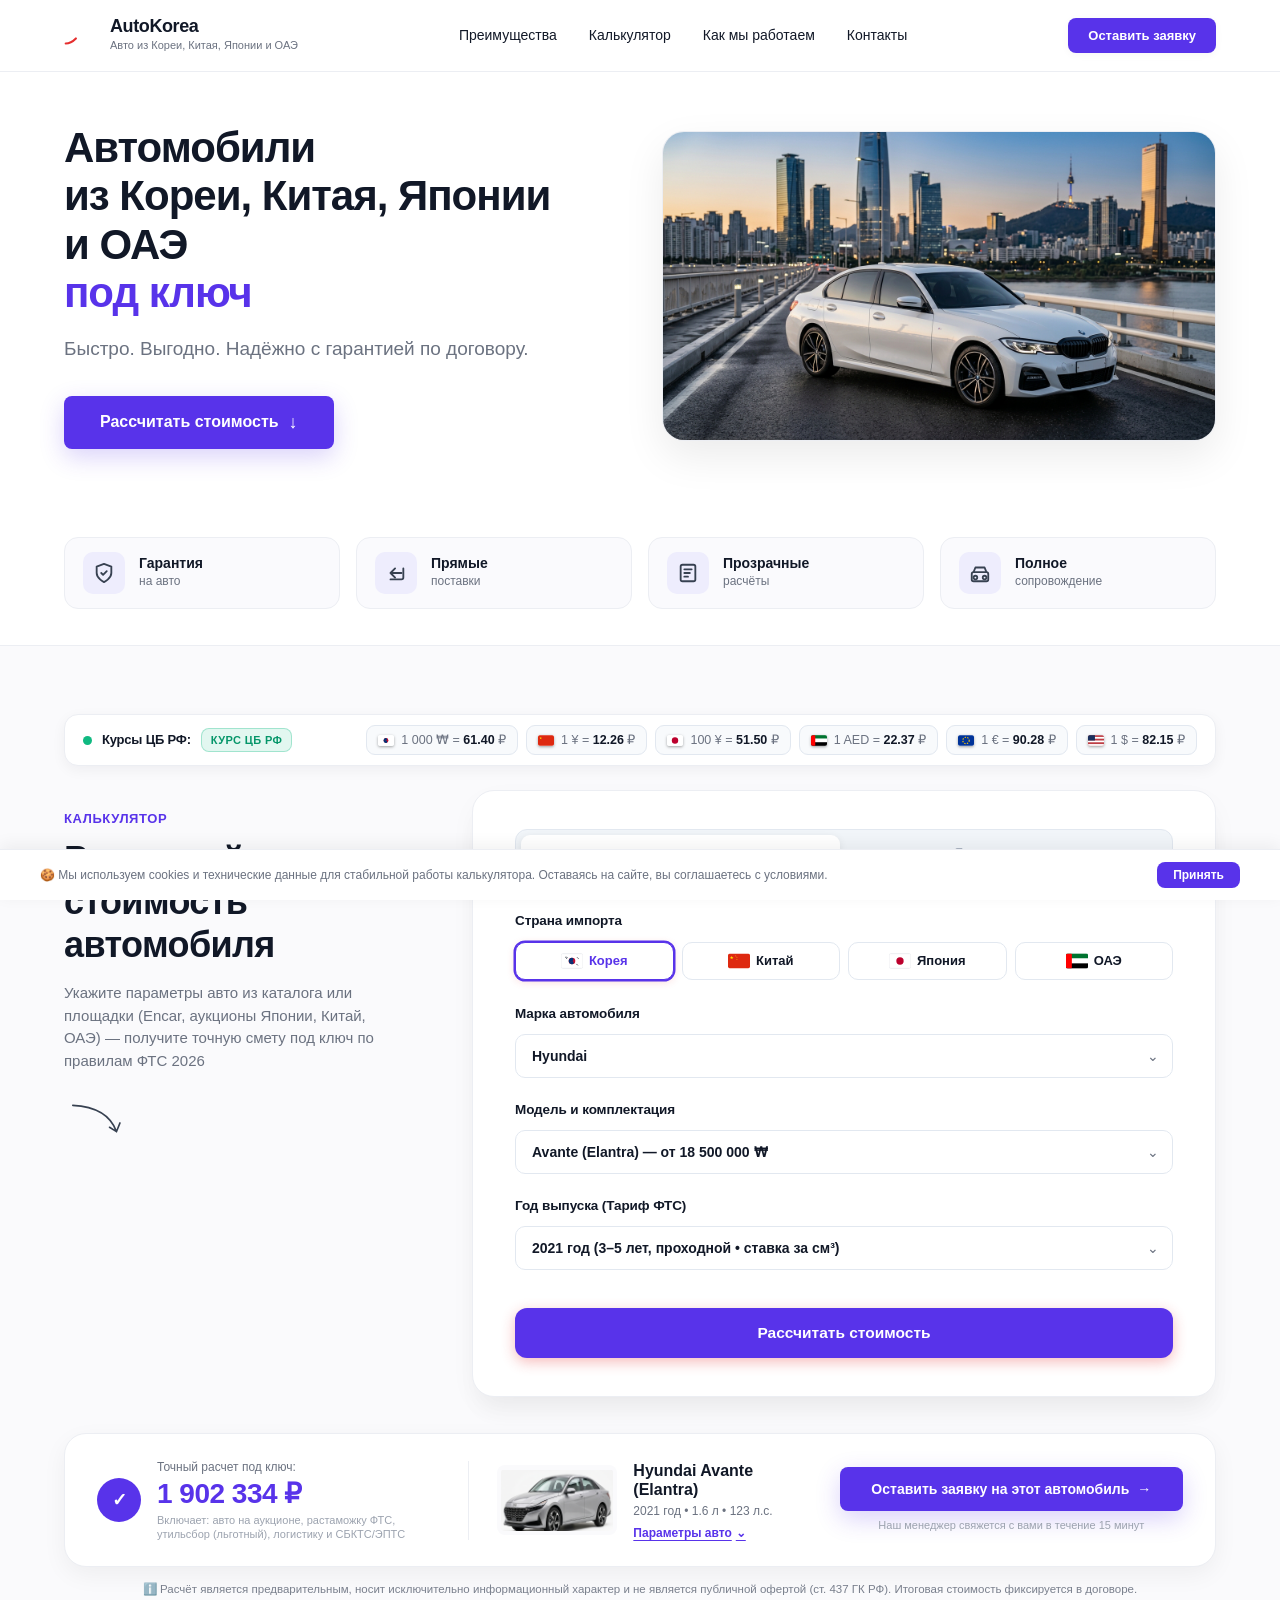
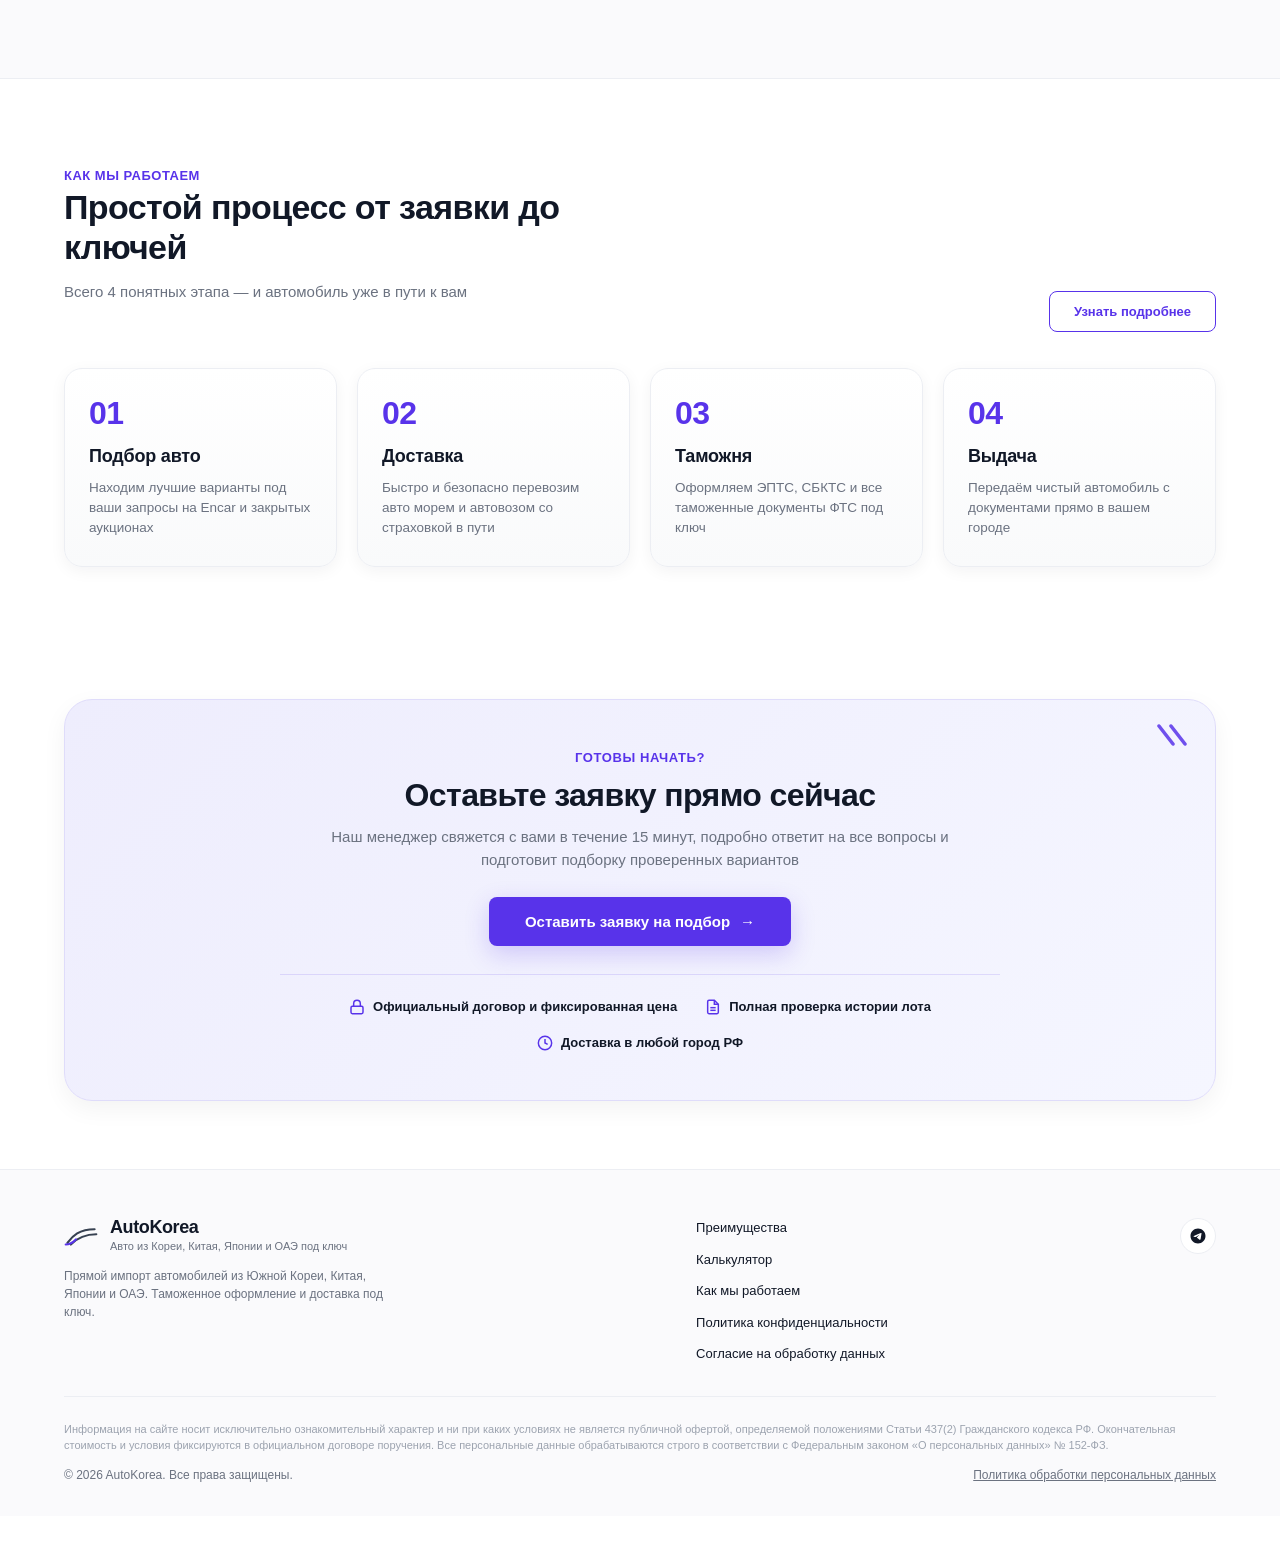
<file: index.html>
<!DOCTYPE html>
<html lang="ru">
<head>
  <meta charset="UTF-8">
  <meta name="viewport" content="width=device-width, initial-scale=1.0, maximum-scale=1.0, user-scalable=no">
  <title>AutoKorea — Автомобили из Кореи, Китая, Японии и ОАЭ под ключ с гарантией</title>
  <meta name="description" content="Честный пригон автомобилей из Южной Кореи, Китая, Японии и ОАЭ под ключ. Прозрачный калькулятор с растаможкой ФТС и утильсбором. Официальный договор по 152-ФЗ.">
  
  <!-- System Font Stack (152-FZ compliant, zero foreign CDN requests / no external trackers) -->
  <link rel="stylesheet" href="style.css">
</head>
<body>

  <!-- Top Navigation Header -->
  <header class="site-header">
    <div class="container header-inner">
      <!-- Logo -->
      <a href="#" class="brand-logo" aria-label="Главная">
        <svg class="logo-svg" width="34" height="26" viewBox="0 0 40 28" fill="none" xmlns="http://www.w3.org/2000/svg">
          <path d="M4 22C10 14 18 6 36 6M8 24C16 16 26 12 38 12" stroke="#FFFFFF" stroke-width="2.5" stroke-linecap="round"/>
          <path d="M2 24C6 24 10 22 14 18" stroke="#E52E2E" stroke-width="2.5" stroke-linecap="round"/>
        </svg>
        <div class="logo-text">
          <span class="logo-main brand-name-dynamic">AutoKorea</span>
          <span class="logo-sub">Авто из Кореи, Китая, Японии и ОАЭ</span>
        </div>
      </a>

      <!-- Desktop Navigation Links -->
      <nav class="nav-menu" aria-label="Навигация по сайту">
        <a href="#features" class="nav-link">Преимущества</a>
        <a href="#calculator" class="nav-link">Калькулятор</a>
        <a href="#process" class="nav-link">Как мы работаем</a>
        <a href="#faq" class="nav-link">Контакты</a>
      </nav>

      <!-- Header Contacts & CTA -->
      <div class="header-right">
        <div class="phone-block" id="headerPhoneBlock">
          <a href="tel:+78005553535" class="phone-number phone-dynamic-link">
            <svg class="phone-icon" width="14" height="14" viewBox="0 0 24 24" fill="currentColor"><path d="M6.62 10.79a15.05 15.05 0 006.59 6.59l2.2-2.2a1 1 0 011.02-.24 11.72 11.72 0 003.68.59 1 1 0 011 1v3.5a1 1 0 01-1 1A17 17 0 013 4a1 1 0 011-1h3.5a1 1 0 011 1 11.72 11.72 0 00.59 3.68 1 1 0 01-.24 1.02l-2.23 2.09z"/></svg>
            <span class="phone-text-dynamic">+7 (800) 555-35-35</span>
          </a>
          <span class="phone-schedule">Пн-Вс 9:00-21:00 (МСК)</span>
        </div>
        <a href="https://t.me/" target="_blank" rel="noopener" class="header-tg-pill tg-dynamic-link" id="headerTgPill" style="display: none;">
          <svg width="15" height="15" viewBox="0 0 24 24" fill="currentColor"><path d="M12 2C6.48 2 2 6.48 2 12s4.48 10 10 10 10-4.48 10-10S17.52 2 12 2zm4.64 6.8c-.15 1.58-.8 5.42-1.13 7.19-.14.75-.42 1-.68 1.03-.58.05-1.02-.38-1.58-.75-.88-.58-1.38-.94-2.23-1.5-.99-.65-.35-1.01.22-1.59.15-.15 2.71-2.48 2.76-2.69a.2.2 0 00-.05-.18c-.06-.05-.14-.03-.21-.02-.09.02-1.49.95-4.22 2.79-.4.27-.76.41-1.08.4-.36-.01-1.04-.2-1.55-.37-.63-.2-1.12-.31-1.08-.66.02-.18.27-.36.75-.55 2.92-1.27 4.86-2.11 5.83-2.52 2.78-1.16 3.35-1.36 3.73-1.36.08 0 .27.02.39.12.1.08.13.19.14.27-.01.06.01.24 0 .38z"/></svg>
          <span id="headerTgUsername">Telegram</span>
        </a>
        <button type="button" class="btn-purple-sm" id="headerCtaBtn">Оставить заявку</button>
      </div>
    </div>
  </header>

  <!-- Hero Section -->
  <section class="hero-section">
    <div class="container hero-container">
      <div class="hero-left">
        <h1 class="hero-title">
          Автомобили<br>
          из Кореи, Китая, Японии и&nbsp;ОАЭ<br>
          <span class="text-purple" id="heroBrandSuffix">под ключ</span>
        </h1>
        <p class="hero-subtitle">Быстро. Выгодно. Надёжно с гарантией по договору.</p>
        <button type="button" class="btn-purple-lg" id="scrollCalcBtn">
          <span>Рассчитать стоимость</span>
          <span class="arrow-down">↓</span>
        </button>
      </div>

      <div class="hero-right">
        <div class="hero-image-wrap">
          <img src="img/hero_car.jpg" alt="Белый премиальный BMW 3 Series на фоне панорамы Сеула" class="hero-car-img" loading="eager">
        </div>
      </div>
    </div>
  </section>

  <!-- Trust Features Bar -->
  <section class="trust-bar" id="features">
    <div class="container">
      <div class="trust-container">
        
        <div class="trust-item">
          <div class="trust-icon-box">
            <svg width="22" height="22" viewBox="0 0 24 24" fill="none" stroke="currentColor" stroke-width="2" stroke-linecap="round" stroke-linejoin="round">
              <path d="M12 22s8-4 8-10V5l-8-3-8 3v7c0 6 8 10 8 10z"/>
              <path d="M9 12l2 2 4-4"/>
            </svg>
          </div>
          <div class="trust-text">
            <strong>Гарантия</strong>
            <span>на авто</span>
          </div>
        </div>

        <div class="trust-item">
          <div class="trust-icon-box">
            <svg width="22" height="22" viewBox="0 0 24 24" fill="none" stroke="currentColor" stroke-width="2" stroke-linecap="round" stroke-linejoin="round">
              <path d="M11 17l-5-5m0 0l5-5m-5 5h12"/>
              <path d="M20 7v10a2 2 0 01-2 2H6"/>
            </svg>
          </div>
          <div class="trust-text">
            <strong>Прямые</strong>
            <span>поставки</span>
          </div>
        </div>

        <div class="trust-item">
          <div class="trust-icon-box">
            <svg width="22" height="22" viewBox="0 0 24 24" fill="none" stroke="currentColor" stroke-width="2" stroke-linecap="round" stroke-linejoin="round">
              <path d="M6 3h12a2 2 0 012 2v14a2 2 0 01-2 2H6a2 2 0 01-2-2V5a2 2 0 012-2z"/>
              <path d="M8 12h6m-6 4h4M8 8h8"/>
            </svg>
          </div>
          <div class="trust-text">
            <strong>Прозрачные</strong>
            <span>расчёты</span>
          </div>
        </div>

        <div class="trust-item">
          <div class="trust-icon-box">
            <svg width="22" height="22" viewBox="0 0 24 24" fill="none" stroke="currentColor" stroke-width="2" stroke-linecap="round" stroke-linejoin="round">
              <rect x="3" y="11" width="18" height="10" rx="2"/>
              <circle cx="7" cy="17" r="2"/>
              <circle cx="17" cy="17" r="2"/>
              <path d="M5 11l2-5h10l2 5"/>
            </svg>
          </div>
          <div class="trust-text">
            <strong>Полное</strong>
            <span>сопровождение</span>
          </div>
        </div>

      </div>
    </div>
  </section>

  <!-- Interactive Calculator Section -->
  <section class="calc-section" id="calculator">
    <div class="container">

      <!-- Live CBR Exchange Rates Ticker Bar -->
      <div class="cbr-rate-ticker" id="cbrRateTicker">
        <div class="cbr-ticker-left">
          <span class="cbr-pulse-dot"></span>
          <span class="cbr-ticker-title">Курсы ЦБ РФ:</span>
          <span class="cbr-ticker-badge" id="cbrStatusBadge">ЦБ РФ онлайн</span>
        </div>
        <div class="cbr-ticker-rates">
          <span class="cbr-chip">
            <svg class="ticker-flag" width="16" height="11" viewBox="0 0 30 20" aria-hidden="true"><rect width="30" height="20" rx="2" fill="#FFFFFF"/><circle cx="15" cy="10" r="4.5" fill="#C60C30"/><path d="M15 5.5C17.5 5.5 17.5 10 15 10C12.5 10 12.5 14.5 15 14.5C12.5 14.5 10.5 12.5 10.5 10C10.5 7.5 12.5 5.5 15 5.5Z" fill="#003478"/><circle cx="15" cy="12.25" r="2.25" fill="#003478"/></svg>
            <span>1 000 ₩ = <strong id="cbrKrw">61.43</strong> ₽</span>
          </span>
          <span class="cbr-chip">
            <svg class="ticker-flag" width="16" height="11" viewBox="0 0 30 20" aria-hidden="true"><rect width="30" height="20" rx="2" fill="#DE2910"/><polygon points="5,3 6.5,7.5 2.5,4.7 7.5,4.7 3.5,7.5" fill="#FFDE00"/></svg>
            <span>1 ¥ = <strong id="cbrCny">12.26</strong> ₽</span>
          </span>
          <span class="cbr-chip">
            <svg class="ticker-flag" width="16" height="11" viewBox="0 0 30 20" aria-hidden="true"><rect width="30" height="20" rx="2" fill="#FFFFFF"/><circle cx="15" cy="10" r="6" fill="#BC002D"/></svg>
            <span>100 ¥ = <strong id="cbrJpy">51.51</strong> ₽</span>
          </span>
          <span class="cbr-chip">
            <svg class="ticker-flag" width="16" height="11" viewBox="0 0 30 20" aria-hidden="true"><rect width="30" height="6.6" fill="#00732F"/><rect y="6.6" width="30" height="6.6" fill="#FFFFFF"/><rect y="13.2" width="30" height="6.8" fill="#000000"/><rect width="8" height="20" rx="1" fill="#FF0000"/></svg>
            <span>1 AED = <strong id="cbrAed">22.37</strong> ₽</span>
          </span>
          <span class="cbr-chip">
            <svg class="ticker-flag" width="16" height="11" viewBox="0 0 30 20" aria-hidden="true"><rect width="30" height="20" rx="2" fill="#003399"/><circle cx="15" cy="10" r="6" fill="none" stroke="#FFCC00" stroke-width="2" stroke-dasharray="2.5 2.5"/></svg>
            <span>1 € = <strong id="cbrEur">90.28</strong> ₽</span>
          </span>
          <span class="cbr-chip">
            <svg class="ticker-flag" width="16" height="11" viewBox="0 0 30 20" aria-hidden="true"><rect width="30" height="20" rx="2" fill="#BD3D44"/><rect y="3.3" width="30" height="3.3" fill="#FFFFFF"/><rect y="10" width="30" height="3.3" fill="#FFFFFF"/><rect y="16.7" width="30" height="3.3" fill="#FFFFFF"/><rect width="13" height="10" fill="#192F5D"/></svg>
            <span>1 $ = <strong id="cbrUsd">82.15</strong> ₽</span>
          </span>
        </div>
      </div>

      <div class="calc-layout-grid">
        
        <!-- Calculator Left Header -->
        <div class="calc-intro">
          <span class="calc-eyebrow">Калькулятор</span>
          <h2 class="calc-heading">
            Рассчитайте стоимость автомобиля
          </h2>
          <p class="calc-subtext">Укажите параметры авто из каталога или площадки (Encar, аукционы Японии, Китай, ОАЭ) — получите точную смету под ключ по правилам ФТС 2026</p>
          <div class="curved-arrow-box" aria-hidden="true">
            <svg width="70" height="45" viewBox="0 0 80 50" fill="none" stroke="currentColor" stroke-width="1.8" stroke-linecap="round">
              <path d="M10 10 Q 50 12 60 40 M52 35 L60 40 L64 30"/>
            </svg>
          </div>
        </div>

        <!-- Calculator Right Form & Visual -->
        <div class="calc-form-card">
          <form id="calcForm" class="calc-form-body">
            
            <!-- Mode Switcher: Catalog vs Free Custom Calculator -->
            <div class="calc-mode-nav">
              <button type="button" class="calc-mode-tab active" id="tabModeCatalog">
                <svg width="15" height="15" viewBox="0 0 24 24" fill="none" stroke="currentColor" stroke-width="2.2"><rect x="3" y="3" width="7" height="7"/><rect x="14" y="3" width="7" height="7"/><rect x="14" y="14" width="7" height="7"/><rect x="3" y="14" width="7" height="7"/></svg>
                <span>Каталог авто</span>
              </button>
              <button type="button" class="calc-mode-tab" id="tabModeEncar">
                <svg width="15" height="15" viewBox="0 0 24 24" fill="none" stroke="currentColor" stroke-width="2.2"><path d="M14 2H6a2 2 0 0 0-2 2v16a2 2 0 0 0 2 2h12a2 2 0 0 0 2-2V8z"/><polyline points="14 2 14 8 20 8"/><line x1="16" y1="13" x2="8" y2="13"/><line x1="16" y1="17" x2="8" y2="17"/></svg>
                <span>Свой расчёт</span>
              </button>
            </div>

            <!-- Country Selection Group -->
            <div class="calc-field-group">
              <label class="calc-field-label">Страна импорта</label>
              <div class="country-toggles">
                <button type="button" class="country-toggle-btn active" data-country="korea" id="btnCountryKorea">
                  <!-- Korea Flag SVG -->
                  <svg class="flag-svg" width="22" height="16" viewBox="0 0 30 20" fill="none" xmlns="http://www.w3.org/2000/svg">
                    <rect width="30" height="20" rx="2" fill="#FFFFFF" stroke="#E5E7EB"/>
                    <circle cx="15" cy="10" r="4.5" fill="#C60C30"/>
                    <path d="M15 5.5C17.5 5.5 17.5 10 15 10C12.5 10 12.5 14.5 15 14.5C12.5 14.5 10.5 12.5 10.5 10C10.5 7.5 12.5 5.5 15 5.5Z" fill="#003478"/>
                    <circle cx="15" cy="12.25" r="2.25" fill="#003478"/>
                    <line x1="6" y1="5" x2="8" y2="7" stroke="#111827" stroke-width="1"/>
                    <line x1="7" y1="4" x2="9" y2="6" stroke="#111827" stroke-width="1"/>
                    <line x1="22" y1="5" x2="24" y2="7" stroke="#111827" stroke-width="1"/>
                    <line x1="21" y1="14" x2="23" y2="16" stroke="#111827" stroke-width="1"/>
                  </svg>
                  <span>Корея</span>
                </button>

                <button type="button" class="country-toggle-btn" data-country="china" id="btnCountryChina">
                  <!-- China Flag SVG -->
                  <svg class="flag-svg" width="22" height="16" viewBox="0 0 30 20" fill="none" xmlns="http://www.w3.org/2000/svg">
                    <rect width="30" height="20" rx="2" fill="#DE2910"/>
                    <polygon points="5,3 6.5,7.5 2.5,4.7 7.5,4.7 3.5,7.5" fill="#FFDE00"/>
                    <polygon points="10,2 10.8,3.5 9.5,2.7 11.2,2.7 9.8,3.7" fill="#FFDE00"/>
                    <polygon points="12,4 12.8,5.5 11.5,4.7 13.2,4.7 11.8,5.7" fill="#FFDE00"/>
                    <polygon points="12,7 12.8,8.5 11.5,7.7 13.2,7.7 11.8,8.7" fill="#FFDE00"/>
                  </svg>
                  <span>Китай</span>
                </button>

                <button type="button" class="country-toggle-btn" data-country="japan" id="btnCountryJapan">
                  <!-- Japan Flag SVG -->
                  <svg class="flag-svg" width="22" height="16" viewBox="0 0 30 20" fill="none" xmlns="http://www.w3.org/2000/svg">
                    <rect width="30" height="20" rx="2" fill="#FFFFFF" stroke="#E5E7EB"/>
                    <circle cx="15" cy="10" r="5" fill="#BC002D"/>
                  </svg>
                  <span>Япония</span>
                </button>

                <button type="button" class="country-toggle-btn" data-country="uae" id="btnCountryUae">
                  <!-- UAE Flag SVG -->
                  <svg class="flag-svg" width="22" height="16" viewBox="0 0 30 20" fill="none" xmlns="http://www.w3.org/2000/svg">
                    <rect width="30" height="6.6" fill="#00732F"/>
                    <rect y="6.6" width="30" height="6.6" fill="#FFFFFF"/>
                    <rect y="13.2" width="30" height="6.8" fill="#000000"/>
                    <rect width="8" height="20" rx="1" fill="#FF0000"/>
                  </svg>
                  <span>ОАЭ</span>
                </button>
              </div>
            </div>

            <!-- Mode 1: Catalog Dropdowns -->
            <div id="catalogFieldsWrap" class="calc-fields-stack">
              <div class="calc-field-group">
                <label for="selectBrand" class="calc-field-label">Марка автомобиля</label>
                <div class="select-wrapper">
                  <select id="selectBrand" class="custom-select"></select>
                  <span class="select-arrow">⌄</span>
                </div>
              </div>

              <div class="calc-field-group">
                <label for="selectModel" class="calc-field-label">Модель и комплектация</label>
                <div class="select-wrapper">
                  <select id="selectModel" class="custom-select"></select>
                  <span class="select-arrow">⌄</span>
                </div>
              </div>

              <div class="calc-field-group">
                <label for="selectYear" class="calc-field-label">Год выпуска (Тариф ФТС)</label>
                <div class="select-wrapper">
                  <select id="selectYear" class="custom-select">
                    <option value="2021" selected>2021 год (3–5 лет, проходной • ставка за см³)</option>
                    <option value="2022">2022 год (3–5 лет, проходной • ставка за см³)</option>
                    <option value="2023">2023 год (3–5 лет, проходной • ставка за см³)</option>
                    <option value="2024">2024 год (до 3 лет, свежий • 48% пошлина)</option>
                    <option value="2025">2025 год (новый • 48% пошлина)</option>
                    <option value="2020">2020 год (старше 5 лет, повышенная ставка)</option>
                    <option value="2019">2019 год (старше 5 лет, повышенная ставка)</option>
                  </select>
                  <span class="select-arrow">⌄</span>
                </div>
              </div>
            </div>

            <!-- Mode 2: Free Encar / Custom Lot Input -->
            <div id="encarFieldsWrap" class="calc-fields-stack" style="display: none;">
              <!-- Price input in WON / YUAN -->
              <div class="calc-field-group">
                <div class="calc-field-header">
                  <label for="encarPriceInput" class="calc-field-label" id="lblEncarPrice">Цена на Encar</label>
                  <span class="calc-field-hint" id="encarCurrencyHint">в вонах (₩)</span>
                </div>
                <div class="input-with-currency">
                  <input type="number" id="encarPriceInput" class="custom-input" placeholder="24500000" value="24500000" step="500000">
                  <span class="currency-tag" id="encarCurrencyTag">₩ (воны)</span>
                </div>
                <div class="quick-chips-row">
                  <button type="button" class="quick-chip-btn" data-price="18500000">18.5 млн ₩</button>
                  <button type="button" class="quick-chip-btn" data-price="24500000">24.5 млн ₩</button>
                  <button type="button" class="quick-chip-btn" data-price="32000000">32 млн ₩</button>
                  <button type="button" class="quick-chip-btn" data-price="54000000">54 млн ₩</button>
                </div>
              </div>

              <!-- Engine Volume in CC -->
              <div class="calc-field-group">
                <div class="calc-field-header">
                  <label for="encarEngineCcInput" class="calc-field-label">Объем двигателя</label>
                  <span class="calc-field-hint">в см³ (по сетке ФТС)</span>
                </div>
                <div class="input-with-currency">
                  <input type="number" id="encarEngineCcInput" class="custom-input" placeholder="1999" value="1999" step="100">
                  <span class="currency-tag">см³</span>
                </div>
                <div class="quick-chips-row">
                  <button type="button" class="quick-chip-btn" data-cc="1598">1.6 л</button>
                  <button type="button" class="quick-chip-btn" data-cc="1999">2.0 л</button>
                  <button type="button" class="quick-chip-btn" data-cc="2151">2.2 л Дизель</button>
                  <button type="button" class="quick-chip-btn" data-cc="2497">2.5 л Turbo</button>
                  <button type="button" class="quick-chip-btn" data-cc="2993">3.0 л</button>
                  <button type="button" class="quick-chip-btn" data-cc="0">⚡ EV (0 см³)</button>
                </div>
              </div>

              <!-- Engine Power in Horsepower (for EV / Hybrid / Excise) -->
              <div class="calc-field-group" id="fieldGroupHp">
                <div class="calc-field-header">
                  <label for="encarHpInput" class="calc-field-label">Мощность двигателя (л.с.)</label>
                  <span class="calc-field-hint" id="hpFieldHint">влияет на утильсбор (>160 л.с.) и акциз</span>
                </div>
                <div class="input-with-currency">
                  <input type="number" id="encarHpInput" class="custom-input" placeholder="272" value="272" step="10" min="50" max="1500">
                  <span class="currency-tag">л.с.</span>
                </div>
                <div class="quick-chips-row">
                  <button type="button" class="quick-chip-btn" data-hp="150">150 л.с.</button>
                  <button type="button" class="quick-chip-btn" data-hp="200">200 л.с.</button>
                  <button type="button" class="quick-chip-btn" data-hp="272">272 л.с. (Zeekr)</button>
                  <button type="button" class="quick-chip-btn" data-hp="449">449 л.с. (Li Auto)</button>
                  <button type="button" class="quick-chip-btn" data-hp="544">544 л.с. (Zeekr 4WD)</button>
                </div>
              </div>

              <!-- Age Category -->
              <div class="calc-field-group">
                <label for="encarAgeSelect" class="calc-field-label">Возраст авто (Тариф растаможки)</label>
                <div class="select-wrapper">
                  <select id="encarAgeSelect" class="custom-select">
                    <option value="3_to_5" selected>3–5 лет (2021–2023) — Проходной (по объему в €/см³)</option>
                    <option value="under_3">до 3 лет (2024–2026) — Свежий (48% от стоимости)</option>
                    <option value="over_5">старше 5 лет (до 2021) — Непроходной (повышенная ставка)</option>
                  </select>
                  <span class="select-arrow">⌄</span>
                </div>
              </div>

              <!-- Import Type: Personal vs Commercial -->
              <div class="calc-field-group">
                <div class="calc-field-header">
                  <label class="calc-field-label">Цель ввоза (Ставка утильсбора)</label>
                  <span class="calc-field-hint" id="importTypeHint">льгота 3 400 – 5 200 ₽</span>
                </div>
                <div class="import-type-toggles">
                  <button type="button" class="import-type-btn active" id="btnImportPersonal" data-import="personal">
                    <span class="type-title">Для личного пользования</span>
                    <span class="type-sub">Льготный утиль (без продажи 12 мес., до 3.0 л и 160 л.с.)</span>
                  </button>
                  <button type="button" class="import-type-btn" id="btnImportCommercial" data-import="commercial">
                    <span class="type-title">Коммерческий / Юрлицо</span>
                    <span class="type-sub">Полная сетка коэффициентов (для перепродажи)</span>
                  </button>
                </div>
              </div>

              <!-- Optional Lot Title or Encar Link -->
              <div class="calc-field-group">
                <label for="encarLotInput" class="calc-field-label">Ссылка на лот или модель <span class="label-optional">(необязательно)</span></label>
                <input type="text" id="encarLotInput" class="custom-input" placeholder="Например: Kia Carnival Signature, Geely Monjaro, Toyota Camry">
              </div>
            </div>

            <!-- Submit Calculate Button -->
            <button type="button" class="btn-calc-submit" id="calculateBtn">
              Рассчитать стоимость
            </button>
          </form>
        </div>
      </div>

      <!-- Result Card (Horizontal Banner below calc) -->
      <div class="result-banner" id="resultBanner">
        <div class="result-left">
          <div class="purple-check-icon">✓</div>
          <div class="result-price-block">
            <span class="result-caption" id="resPriceCaption">Примерный расчёт:</span>
            <div class="result-sum" id="resPrice">2 850 000 ₽</div>
            <span class="result-sub" id="resPriceSub">Итоговая стоимость под ключ (с доставкой, растаможкой и услугами)</span>
          </div>
        </div>

        <div class="result-center">
          <img src="img/car_avante.png" alt="Hyundai Avante" class="result-car-thumb" id="resThumb">
          <div class="result-car-placeholder" id="resSilhouette" style="display: none;" aria-hidden="true"></div>
          <div class="result-car-info">
            <h4 class="result-car-title" id="resTitle">Hyundai Avante</h4>
            <p class="result-car-specs" id="resSpecs">2021 год • 1.6 л • 123 л.с.</p>
            <button type="button" class="btn-toggle-details" id="toggleDetailsBtn">
              <span>Параметры авто</span>
              <span class="arrow-small">⌄</span>
            </button>
          </div>
        </div>

        <div class="result-right">
          <button type="button" class="btn-result-cta" id="orderCarBtn">
            <span id="orderBtnText">Оставить заявку на этот автомобиль</span>
            <span class="cta-arrow-right">→</span>
          </button>
          <span class="result-cta-note">Наш менеджер свяжется с вами в течение 15 минут</span>
        </div>
      </div>



      <!-- Collapsible Detailed Breakdown Table -->
      <div class="breakdown-drawer" id="breakdownDrawer" style="display: none;">
        <div class="drawer-inner">
          <h5 class="drawer-title">Детализация расчета под ключ (по тарифам ФТС РФ 2026):</h5>
          <div class="drawer-rows">
            <div class="drawer-row">
              <span>Стоимость автомобиля на аукционе:</span>
              <strong id="detailCarCost">1 750 000 ₽ <span class="sub-cost-tag" id="detailForeignPrice">(24 500 000 ₩)</span></strong>
            </div>
            <div class="drawer-row">
              <span>Расходы в стране отправления и доставка до порта РФ:</span>
              <strong id="detailFreight">209 670 ₽</strong>
            </div>
            <div class="drawer-row" id="detailCityDeliveryRow" style="display: none;">
              <span id="detailCityDeliveryLabel">Логистика до Краснодара (автовоз, ориент. 230–260 тыс. ₽):</span>
              <strong id="detailCityDelivery">250 000 ₽</strong>
            </div>
            <div class="drawer-row">
              <span>Таможенная пошлина ФТС РФ (<span id="detailDutyTag">3–5 лет, проходной • по объему</span>):</span>
              <strong id="detailDuty">564 000 ₽ <span class="sub-cost-tag" id="detailDutyFormula"></span></strong>
            </div>
            <div class="drawer-row">
              <span>Таможенный сбор за оформление (ФТС):</span>
              <strong id="detailCustomsFee">8 530 ₽</strong>
            </div>
            <div class="drawer-row">
              <span>Утилизационный сбор РФ (для личного пользования физлиц):</span>
              <strong id="detailUtil">5 200 ₽</strong>
            </div>
            <div class="drawer-row">
              <span>СБКТС, ЭПТС, услуги таможенного брокера и лаборатория:</span>
              <strong id="detailPaperwork">95 000 ₽</strong>
            </div>
            <div class="drawer-row">
              <span>Комиссия компании (подбор, сопровождение, безопасная сделка):</span>
              <strong id="detailCommission">120 000 ₽</strong>
            </div>
          </div>
          <div class="drawer-formula-note" id="drawerFormulaNote">
            💡 <em>Справка по расчёту:</em> пошлина для проходных авто 3–5 лет рассчитывается строго в евро за 1 см³ объема двигателя (Решение ЕЭК № 107), а не 48% (48% применяется для авто до 3 лет). Курсы валют подтягиваются с ЦБ РФ в реальном времени.
          </div>
        </div>
      </div>

      <!-- Legal Disclaimer (Civil Code of RF Art. 437) -->
      <div class="result-legal-disclaimer" id="resultLegalDisclaimer">
        ℹ️ Расчёт является предварительным, носит исключительно информационный характер и не является публичной офертой (ст. 437 ГК РФ). Итоговая стоимость фиксируется в договоре.
      </div>

    </div>
  </section>

  <!-- Process Section: "Как мы работаем" -->
  <section class="process-section" id="process">
    <div class="container process-container">
      <div class="process-header-row">
        <div class="process-title-block">
          <span class="section-tag">Как мы работаем</span>
          <h2 class="section-heading">Простой процесс от заявки до ключей</h2>
          <p class="section-p">Всего 4 понятных этапа — и автомобиль уже в пути к вам</p>
        </div>
        <button type="button" class="btn-outline" id="learnMoreBtn">Узнать подробнее</button>
      </div>

      <div class="process-steps-track">
        <!-- Step 1: Подбор авто -->
        <div class="step-card step-col">
          <div class="step-num">01</div>
          <h4 class="step-card-title">Подбор авто</h4>
          <p class="step-card-desc">Находим лучшие варианты под ваши запросы на Encar и закрытых аукционах</p>
        </div>

        <!-- Step 2: Доставка -->
        <div class="step-card step-col">
          <div class="step-num">02</div>
          <h4 class="step-card-title">Доставка</h4>
          <p class="step-card-desc">Быстро и безопасно перевозим авто морем и автовозом со страховкой в пути</p>
        </div>

        <!-- Step 3: Таможня -->
        <div class="step-card step-col">
          <div class="step-num">03</div>
          <h4 class="step-card-title">Таможня</h4>
          <p class="step-card-desc">Оформляем ЭПТС, СБКТС и все таможенные документы ФТС под ключ</p>
        </div>

        <!-- Step 4: Выдача -->
        <div class="step-card step-col">
          <div class="step-num">04</div>
          <h4 class="step-card-title">Выдача</h4>
          <p class="step-card-desc">Передаём чистый автомобиль с документами прямо в вашем городе</p>
        </div>
      </div>
    </div>
  </section>

  <!-- Solid Unified Bottom CTA Banner (No blurry crops, clean luxury aesthetic) -->
  <section class="bottom-banner-section">
    <div class="container">
      <div class="solid-banner-card">
        <div class="solid-banner-accents" aria-hidden="true">
          <svg width="44" height="26" viewBox="0 0 44 26" fill="none">
            <path d="M16 4L30 22M28 4L42 22" stroke="var(--color-primary, #E52E2E)" stroke-width="3.5" stroke-linecap="round"/>
          </svg>
        </div>

        <div class="solid-banner-content">
          <span class="solid-banner-kicker">Готовы начать?</span>
          <h2 class="solid-banner-title">Оставьте заявку прямо сейчас</h2>
          <p class="solid-banner-sub">
            Наш менеджер свяжется с вами в течение 15 минут, подробно ответит на все вопросы и подготовит подборку проверенных вариантов
          </p>

          <div class="solid-banner-actions">
            <button type="button" class="btn-banner-cta" id="bannerCtaBtn">
              <span>Оставить заявку на подбор</span>
              <span class="arrow-right">→</span>
            </button>
          </div>

          <div class="solid-banner-trust-tags">
            <div class="banner-trust-tag">
              <svg width="16" height="16" viewBox="0 0 24 24" fill="none" stroke="var(--color-primary, #E52E2E)" stroke-width="2.2"><rect x="3" y="11" width="18" height="11" rx="2" ry="2"/><path d="M7 11V7a5 5 0 0 1 10 0v4"/></svg>
              <span>Официальный договор и фиксированная цена</span>
            </div>
            <div class="banner-trust-tag">
              <svg width="16" height="16" viewBox="0 0 24 24" fill="none" stroke="var(--color-primary, #E52E2E)" stroke-width="2.2"><path d="M14 2H6a2 2 0 0 0-2 2v16a2 2 0 0 0 2 2h12a2 2 0 0 0 2-2V8z"/><polyline points="14 2 14 8 20 8"/><line x1="16" y1="13" x2="8" y2="13"/><line x1="16" y1="17" x2="8" y2="17"/></svg>
              <span>Полная проверка истории лота</span>
            </div>
            <div class="banner-trust-tag">
              <svg width="16" height="16" viewBox="0 0 24 24" fill="none" stroke="var(--color-primary, #E52E2E)" stroke-width="2.2"><circle cx="12" cy="12" r="10"/><polyline points="12 6 12 12 16 14"/></svg>
              <span>Доставка в любой город РФ</span>
            </div>
          </div>
        </div>
      </div>
    </div>
  </section>

  <!-- Site Footer with 152-FZ Legal Compliance -->
  <footer class="main-footer" id="faq">
    <div class="container footer-container">
      <div class="footer-top-row">
        <!-- Logo -->
        <div class="footer-brand">
          <div class="brand-logo">
            <svg class="logo-svg" width="34" height="26" viewBox="0 0 40 28" fill="none">
              <path d="M4 22C10 14 18 6 36 6M8 24C16 16 26 12 38 12" stroke="currentColor" stroke-width="2.5" stroke-linecap="round"/>
              <path d="M2 24C6 24 10 22 14 18" stroke="var(--color-primary, #E52E2E)" stroke-width="2.5" stroke-linecap="round"/>
            </svg>
            <div class="logo-text">
              <span class="logo-main brand-name-dynamic">AutoKorea</span>
              <span class="logo-sub">Авто из Кореи, Китая, Японии и ОАЭ под ключ</span>
            </div>
          </div>
          <p class="footer-brand-desc">Прямой импорт автомобилей из Южной Кореи, Китая, Японии и ОАЭ. Таможенное оформление и доставка под ключ.</p>
        </div>

        <!-- Nav -->
        <div class="footer-nav">
          <a href="#features">Преимущества</a>
          <a href="#calculator">Калькулятор</a>
          <a href="#process">Как мы работаем</a>
          <a href="./privacy.html" id="openPrivacyFooterLink">Политика конфиденциальности</a>
          <a href="./consent.html" id="openConsentFooterLink">Согласие на обработку данных</a>
        </div>

        <!-- Contacts -->
        <div class="footer-contacts">
          <div class="footer-phone-wrap" id="footerPhoneWrap">
            <a href="tel:+78005553535" class="footer-phone phone-dynamic-link"><span class="phone-text-dynamic">+7 (800) 555-35-35</span></a>
            <span class="footer-schedule">Ежедневно 9:00 - 21:00 МСК</span>
          </div>
          <div class="footer-socials">
            <a href="https://t.me/" target="_blank" rel="noopener" class="social-btn tg-dynamic-link" id="footerTgBtn" title="Telegram">
              <svg width="18" height="18" viewBox="0 0 24 24" fill="currentColor"><path d="M12 2C6.48 2 2 6.48 2 12s4.48 10 10 10 10-4.48 10-10S17.52 2 12 2zm4.64 6.8c-.15 1.58-.8 5.42-1.13 7.19-.14.75-.42 1-.68 1.03-.58.05-1.02-.38-1.58-.75-.88-.58-1.38-.94-2.23-1.5-.99-.65-.35-1.01.22-1.59.15-.15 2.71-2.48 2.76-2.69a.2.2 0 00-.05-.18c-.06-.05-.14-.03-.21-.02-.09.02-1.49.95-4.22 2.79-.4.27-.76.41-1.08.4-.36-.01-1.04-.2-1.55-.37-.63-.2-1.12-.31-1.08-.66.02-.18.27-.36.75-.55 2.92-1.27 4.86-2.11 5.83-2.52 2.78-1.16 3.35-1.36 3.73-1.36.08 0 .27.02.39.12.1.08.13.19.14.27-.01.06.01.24 0 .38z"/></svg>
            </a>
            <a href="https://wa.me/" target="_blank" rel="noopener" class="social-btn phone-dynamic-link" id="footerWaBtn" title="WhatsApp">
              <svg width="18" height="18" viewBox="0 0 24 24" fill="currentColor"><path d="M12.04 2c-5.46 0-9.91 4.45-9.91 9.91 0 1.75.46 3.45 1.32 4.95L2.05 22l5.25-1.38c1.45.79 3.08 1.21 4.74 1.21 5.46 0 9.91-4.45 9.91-9.91 0-2.65-1.03-5.14-2.9-7.01A9.816 9.816 0 0012.04 2m.01 1.67c2.2 0 4.26.86 5.82 2.41a8.17 8.17 0 012.41 5.83c0 4.54-3.7 8.24-8.24 8.24-1.48 0-2.93-.4-4.2-1.15l-.3-.18-3.12.82.83-3.04-.2-.31a8.19 8.19 0 01-1.26-4.38c0-4.54 3.7-8.24 8.24-8.24m4.52 11.66c-.25-.12-1.47-.72-1.7-.81-.23-.08-.39-.12-.56.12-.17.25-.64.81-.79.97-.14.17-.29.19-.54.06-.25-.12-1.05-.39-2-1.23-.74-.66-1.23-1.47-1.38-1.72-.14-.25-.02-.38.11-.51.11-.11.25-.29.37-.43.12-.15.17-.25.25-.42.08-.17.04-.31-.02-.44-.06-.12-.56-1.34-.76-1.84-.2-.49-.4-.42-.56-.43h-.47c-.17 0-.44.06-.67.31-.23.25-.88.86-.88 2.1 0 1.24.9 2.44 1.03 2.61.12.17 1.77 2.7 4.29 3.79.6.26 1.07.41 1.44.53.6.19 1.15.16 1.58.1.48-.07 1.47-.6 1.68-1.18.21-.58.21-1.07.15-1.18-.06-.11-.23-.17-.48-.3z"/></svg>
            </a>
          </div>
        </div>
      </div>

      <!-- Compliance Bottom Note (152-FZ & Civil Code 437) -->
      <div class="footer-legal-row">
        <p class="footer-disclaimer">
          Информация на сайте носит исключительно ознакомительный характер и ни при каких условиях не является публичной офертой, определяемой положениями Статьи 437(2) Гражданского кодекса РФ. Окончательная стоимость и условия фиксируются в официальном договоре поручения. Все персональные данные обрабатываются строго в соответствии с Федеральным законом «О персональных данных» № 152-ФЗ.
        </p>
        <div class="footer-copy-wrap">
          <span>© 2026 <span class="brand-name-dynamic">AutoKorea</span>. Все права защищены.</span>
          <a href="./privacy.html" id="openPrivacyBottomLink" class="legal-link">Политика обработки персональных данных</a>
        </div>
      </div>
    </div>
  </footer>

  <!-- Lead Capture Modal (152-FZ Compliant) -->
  <div class="modal-overlay" id="leadModal" style="display: none;" role="dialog" aria-modal="true" aria-labelledby="modalTitle">
    <div class="modal-card">
      <button type="button" class="modal-close" id="modalCloseBtn" aria-label="Закрыть модальное окно">&times;</button>
      
      <!-- Lead Form View -->
      <div id="modalFormView">
        <span class="modal-tag">ЗАЯВКА НА ПОДБОР И РАСЧЕТ</span>
        <h3 class="modal-title" id="modalTitle">Получить точный расчет под ключ</h3>
        <p class="modal-subtitle">Менеджер <span class="brand-name-dynamic">AutoKorea</span> проверит наличие актуальных лотов <span id="modalPlatformHint">на площадке Encar в Корее</span>, актуальные ставки таможни ФТС и свяжется с вами.</p>

        <div class="modal-summary-box" id="modalSummaryBox">
          🇰🇷 Hyundai Avante 2021 • 2 850 000 ₽ под ключ
        </div>

        <form id="leadForm" class="modal-form" novalidate>
          <!-- Anti-Spam Honeypot (hidden from real users, traps bots) -->
          <div class="hp-wrap" style="position: absolute; left: -9999px; opacity: 0; pointer-events: none;" aria-hidden="true">
            <label for="userWebsiteHp">Веб-сайт</label>
            <input type="text" id="userWebsiteHp" name="user_website_hp" tabindex="-1" autocomplete="off">
          </div>

          <div class="form-group">
            <label for="userName" class="field-label">Ваше имя</label>
            <input type="text" id="userName" class="form-input" placeholder="Например, Александр" maxlength="50" required>
          </div>

          <div class="form-group">
            <label for="userPhone" class="field-label">Номер телефона</label>
            <input type="tel" id="userPhone" class="form-input" placeholder="+7 (___) ___-__-__" maxlength="18" required>
          </div>

          <div class="form-group">
            <label for="userTg" class="field-label">Telegram или пожелания к авто (бюджет, цвет)</label>
            <input type="text" id="userTg" class="form-input" placeholder="@username или желаемый бюджет" maxlength="80">
          </div>

          <!-- 152-FZ Legal Consent (Unchecked by default to prevent RKN fines) -->
          <div class="consent-group">
            <label class="consent-label">
              <input type="checkbox" id="consentCheck" required>
              <span>Я даю <a href="./consent.html" id="openConsentFromModal" target="_blank">согласие на обработку персональных данных</a> в соответствии с <a href="./privacy.html" id="openPrivacyFromModal" target="_blank">Политикой конфиденциальности</a> (152-ФЗ РФ)</span>
            </label>
          </div>

          <div class="modal-error-msg" id="modalError" style="display: none;"></div>

          <button type="submit" class="btn-modal-submit" id="modalSubmitBtn" disabled>
            <span>Отправить заявку менеджеру</span>
            <span class="btn-arrow">→</span>
          </button>
        </form>
      </div>

      <!-- Success Screen (Adaptive for Live CRM & GitHub Pages Demo) -->
      <div id="modalSuccessView" style="display: none;" class="modal-success">
        <div class="success-icon-box" id="successIcon">✓</div>
        <h3 class="success-title" id="successTitle">Заявка успешно принята!</h3>
        <p class="success-p" id="successDesc">Менеджер уже готовит подборку лотов с аукционов. Мы свяжемся с вами в течение 15 минут по телефону или в Telegram.</p>
        
        <!-- Demo Smeta Preview Container -->
        <div class="modal-smeta-preview" id="modalSmetaPreview" style="display: none;"></div>

        <button type="button" class="btn-purple-sm" id="successCloseBtn">Отлично, закрыть</button>
      </div>
    </div>
  </div>

  <!-- Consent Modal (152-FZ Personal Data Processing Consent) -->
  <div class="modal-overlay" id="consentModal" style="display: none;" role="dialog" aria-modal="true">
    <div class="modal-card modal-card-privacy">
      <button type="button" class="modal-close" id="consentCloseBtn" aria-label="Закрыть">&times;</button>
      <div class="privacy-content">
        <h3 class="privacy-title">Согласие на обработку персональных данных (152-ФЗ РФ)</h3>
        <div class="privacy-text-scroll">
          <p>В соответствии с ч. 1 ст. 9 Федерального закона от 27.07.2006 № 152-ФЗ «О персональных данных», свободно, своей волей и в своем интересе предоставляю <strong>конкретное, предметное, информированное, сознательное и однозначное согласие</strong> на обработку моих персональных данных оператору: <strong><span class="legal-name-dynamic">[Юридическое наименование компании]</span></strong> (ИНН / ОГРН: <span class="legal-inn-dynamic">[подставляются при установке на ваш домен]</span>, адрес: <span class="legal-address-dynamic">[Юридический адрес оператора на территории РФ]</span>, сайт: <strong>[https://ваш-домен.ru]</strong>).</p>
          
          <p><strong>1. Перечень обрабатываемых персональных данных:</strong><br>
          Имя, номер контактного телефона, данные, указанные в комментарии/запросе к расчету (технические параметры запрашиваемого ТС, ориентир бюджета, имя пользователя в Telegram при указании), а также технические метаданные отправки формы (дата, время МСК и IP-адрес клиента — исключительно для фиксации факта согласия по 152-ФЗ).</p>

          <p><strong>2. Цели обработки персональных данных:</strong><br>
          — Предоставление консультационных услуг по расчету стоимости пригона, таможенных платежей ФТС РФ (пошлина, утилизационный сбор) и доставки автомобиля из-за рубежа.<br>
          — Направление расчета сметы и коммерческого предложения.<br>
          — Предварительное согласование условий договора поставки/поручения по инициативе субъекта.</p>

          <p><strong>3. Перечень действий с персональными данными:</strong><br>
          Сбор, запись, систематизация, накопление, хранение, уточнение (обновление, изменение), извлечение, использование, блокирование, удаление, уничтожение персональных данных с использованием средств автоматизации или без таковых. <strong>Трансграничная передача персональных данных не осуществляется.</strong> Базы данных локализованы на территории РФ (ч. 5 ст. 18 152-ФЗ).</p>

          <p><strong>4. Срок действия согласия и порядок отзыва:</strong><br>
          Согласие действует в течение 1 (одного) года с момента предоставления либо до достижения целей обработки или отзыва согласия. Отзыв согласия направляется на email: <strong><span class="legal-email-dynamic">[email компании для обращений]</span></strong>. Прекращение обработки и безвозвратное уничтожение данных осуществляются в срок до 30 календарных дней (ст. 21 152-ФЗ).</p>
        </div>
        <button type="button" class="btn-purple-sm" id="consentAgreeBtn" style="margin-top: 16px; width: 100%;">Понятно, закрыть</button>
      </div>
    </div>
  </div>

  <!-- Privacy Policy Modal (152-FZ Full Legal Text) -->
  <div class="modal-overlay" id="privacyModal" style="display: none;" role="dialog" aria-modal="true">
    <div class="modal-card modal-card-privacy">
      <button type="button" class="modal-close" id="privacyCloseBtn" aria-label="Закрыть">&times;</button>
      <div class="privacy-content">
        <h3 class="privacy-title">Политика обработки персональных данных (152-ФЗ РФ)</h3>
        <div class="privacy-text-scroll">
          <p><strong>1. Общие положения</strong><br>
          Настоящая Политика разработана в соответствии с требованиями ч. 2 ст. 18.1 Федерального закона от 27.07.2006 № 152-ФЗ «О персональных данных» и определяет порядок сбора, обработки и обеспечения безопасности персональных данных оператором <strong><span class="legal-name-dynamic">[Юридическое наименование компании]</span></strong> при использовании сайта <strong>[https://ваш-домен.ru]</strong>.</p>
          
          <p><strong>2. Правовые основания обработки</strong><br>
          Согласие субъекта персональных данных (п. 1 ч. 1 ст. 6 152-ФЗ) и заключение/исполнение договора по инициативе субъекта персональных данных (п. 5 ч. 1 ст. 6 152-ФЗ).</p>

          <p><strong>3. Состав собираемых данных</strong><br>
          Имя, контактный номер телефона, комментарий/запрос к расчету (технические параметры автомобиля, ориентир бюджета, имя пользователя в Telegram при указании), а также технические метаданные отправки (дата, время МСК и IP-адрес клиента — строго для подтверждения факта предоставления согласия по 152-ФЗ). Лишние избыточные данные не запрашиваются.</p>

          <p><strong>4. Локализация баз данных в РФ (ч. 5 ст. 18 152-ФЗ)</strong><br>
          Запись, систематизация, накопление, хранение, уточнение и извлечение персональных данных осуществляются исключительно в базах данных на территории Российской Федерации. Трансграничная передача данных не осуществляется.</p>

          <p><strong>5. Технические данные и cookies</strong><br>
          Сторонние рекламные трекеры и зарубежная веб-аналитика не используются. Хранилище localStorage применяется строго для локального кэширования курсов валют ЦБ РФ и не содержит персональных данных. Технические метаданные отправки (время МСК и IP) сохраняются только в российской CRM Оператора для подтверждения факта согласия и не передаются в зарубежные сервисы или мессенджеры.</p>

          <p><strong>6. Сроки обращений и уничтожения данных (ст. 20 и 21 152-ФЗ)</strong><br>
          Ответ на обращение субъекта предоставляется в течение 10 рабочих дней. Прекращение обработки и уничтожение персональных данных при отзыве согласия или достижении цели осуществляются в срок до 30 календарных дней. Email для обращений: <strong><span class="legal-email-dynamic">[email компании для обращений]</span></strong>.</p>
        </div>
        <button type="button" class="btn-purple-sm" id="privacyAgreeBtn" style="margin-top: 16px; width: 100%;">Понятно, закрыть</button>
      </div>
    </div>
  </div>

  <!-- Cookie Compliance Bar -->
  <aside class="cookie-bar" id="cookieBar">
    <div class="cookie-inner">
      <span>🍪 Мы используем cookies и технические данные для стабильной работы калькулятора. Оставаясь на сайте, вы соглашаетесь с условиями.</span>
      <button type="button" class="btn-cookie-accept" id="cookieAcceptBtn">Принять</button>
    </div>
  </aside>

  <!-- Application Logic -->
  <script src="calculator.js"></script>
  <script src="app.js"></script>
</body>
</html>
</file>
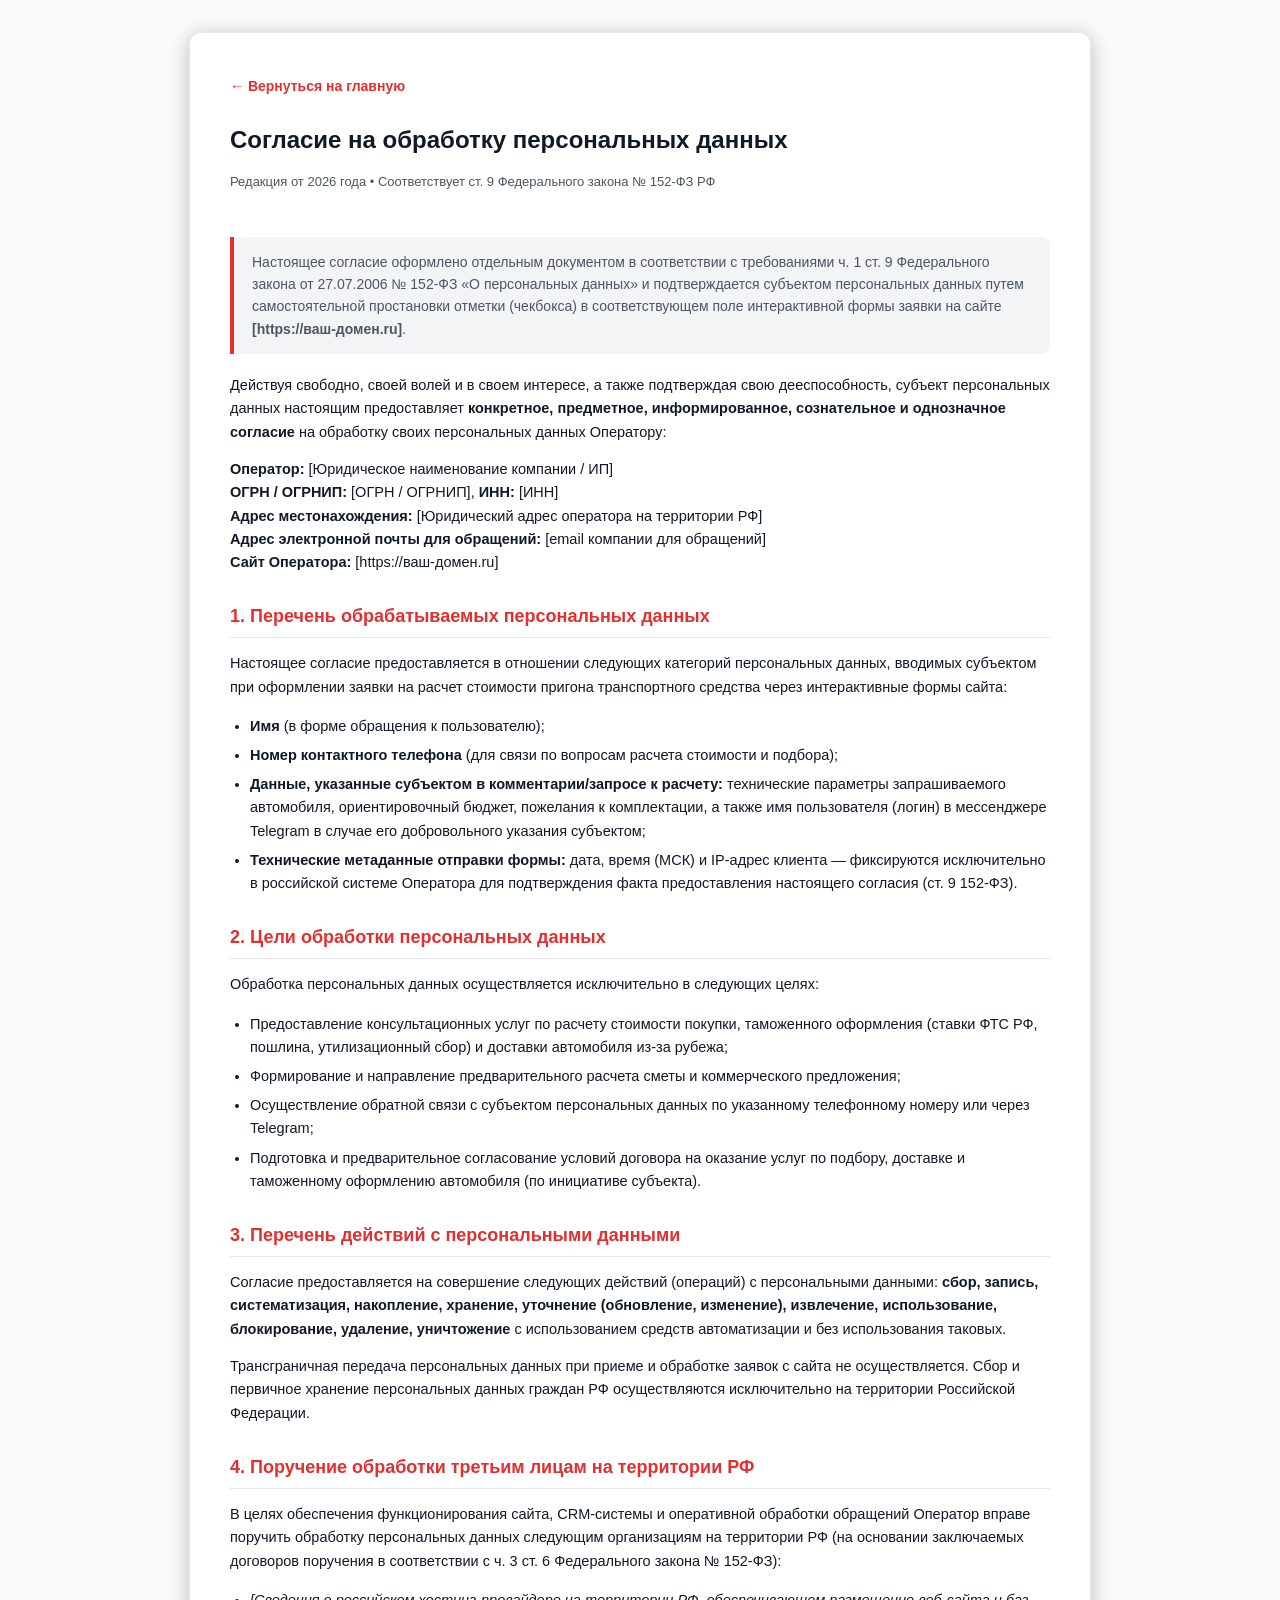
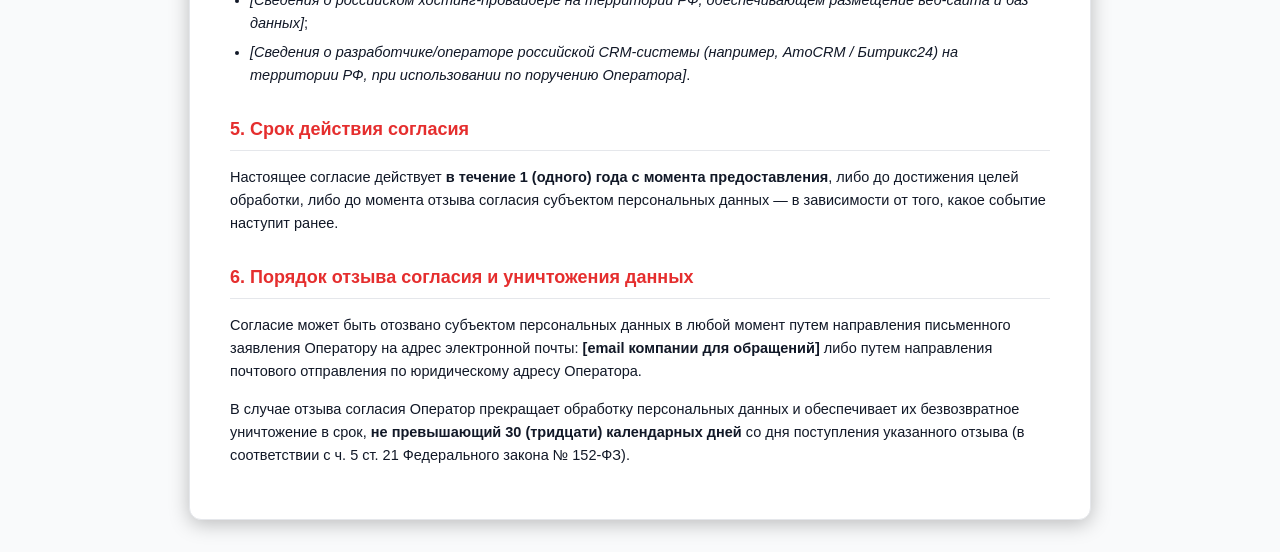
<file: consent.html>
<!DOCTYPE html>
<html lang="ru">
<head>
  <meta charset="UTF-8">
  <meta name="viewport" content="width=device-width, initial-scale=1.0">
  <title>Согласие на обработку персональных данных — 152-ФЗ РФ</title>
  <style>
    :root {
      --bg: #0B0D12;
      --card-bg: #181B26;
      --text-main: #E5E7EB;
      --text-muted: #9CA3AF;
      --accent: #E52E2E;
      --border: #262B3A;
      --code-bg: #0F121A;
    }
    @media (prefers-color-scheme: light) {
      :root {
        --bg: #F9FAFB;
        --card-bg: #FFFFFF;
        --text-main: #111827;
        --text-muted: #4B5563;
        --accent: #E52E2E;
        --border: #E5E7EB;
        --code-bg: #F3F4F6;
      }
    }
    body {
      font-family: -apple-system, BlinkMacSystemFont, "Segoe UI", Roboto, "Helvetica Neue", Arial, sans-serif;
      background-color: var(--bg);
      color: var(--text-main);
      line-height: 1.6;
      margin: 0;
      padding: 32px 16px;
    }
    .container {
      max-width: 820px;
      margin: 0 auto;
      background: var(--card-bg);
      border: 1px solid var(--border);
      border-radius: 12px;
      padding: 40px;
      box-shadow: 0 4px 20px rgba(0, 0, 0, 0.25);
    }
    h1 {
      font-size: 24px;
      margin-top: 0;
      margin-bottom: 8px;
      color: var(--text-main);
    }
    .date-badge {
      font-size: 13px;
      color: var(--text-muted);
      margin-bottom: 24px;
      display: inline-block;
    }
    h2 {
      font-size: 18px;
      margin-top: 28px;
      margin-bottom: 12px;
      border-bottom: 1px solid var(--border);
      padding-bottom: 6px;
      color: var(--accent);
    }
    p, li {
      font-size: 14.5px;
      color: var(--text-main);
      margin-bottom: 12px;
    }
    ul, ol {
      padding-left: 20px;
      margin-bottom: 16px;
    }
    li {
      margin-bottom: 6px;
    }
    .notice-box {
      background: var(--code-bg);
      border-left: 4px solid var(--accent);
      padding: 14px 18px;
      border-radius: 0 8px 8px 0;
      margin: 20px 0;
      font-size: 14px;
      color: var(--text-muted);
    }
    .back-link {
      display: inline-flex;
      align-items: center;
      gap: 6px;
      color: var(--accent);
      text-decoration: none;
      font-weight: 600;
      font-size: 14px;
      margin-bottom: 24px;
    }
    .back-link:hover {
      text-decoration: underline;
    }
    @media (max-width: 600px) {
      body { padding: 16px 10px; }
      .container { padding: 24px 18px; border-radius: 10px; }
      h1 { font-size: 20px; }
      h2 { font-size: 16px; }
    }
  </style>
</head>
<body>
  <div class="container">
    <a href="./index.html" class="back-link">← Вернуться на главную</a>
    <h1>Согласие на обработку персональных данных</h1>
    <span class="date-badge">Редакция от 2026 года • Соответствует ст. 9 Федерального закона № 152-ФЗ РФ</span>

    <div class="notice-box">
      Настоящее согласие оформлено отдельным документом в соответствии с требованиями ч. 1 ст. 9 Федерального закона от 27.07.2006 № 152-ФЗ «О персональных данных» и подтверждается субъектом персональных данных путем самостоятельной простановки отметки (чекбокса) в соответствующем поле интерактивной формы заявки на сайте <strong>[https://ваш-домен.ru]</strong>.
    </div>

    <p>Действуя свободно, своей волей и в своем интересе, а также подтверждая свою дееспособность, субъект персональных данных настоящим предоставляет <strong>конкретное, предметное, информированное, сознательное и однозначное согласие</strong> на обработку своих персональных данных Оператору:</p>

    <p>
      <strong>Оператор:</strong> <span class="legal-name-dynamic">[Юридическое наименование компании / ИП]</span><br>
      <strong>ОГРН / ОГРНИП:</strong> <span class="legal-ogrn-dynamic">[ОГРН / ОГРНИП]</span>, <strong>ИНН:</strong> <span class="legal-inn-dynamic">[ИНН]</span><br>
      <strong>Адрес местонахождения:</strong> <span class="legal-address-dynamic">[Юридический адрес оператора на территории РФ]</span><br>
      <strong>Адрес электронной почты для обращений:</strong> <span class="legal-email-dynamic">[email компании для обращений]</span><br>
      <strong>Сайт Оператора:</strong> [https://ваш-домен.ru]
    </p>

    <h2>1. Перечень обрабатываемых персональных данных</h2>
    <p>Настоящее согласие предоставляется в отношении следующих категорий персональных данных, вводимых субъектом при оформлении заявки на расчет стоимости пригона транспортного средства через интерактивные формы сайта:</p>
    <ul>
      <li><strong>Имя</strong> (в форме обращения к пользователю);</li>
      <li><strong>Номер контактного телефона</strong> (для связи по вопросам расчета стоимости и подбора);</li>
      <li><strong>Данные, указанные субъектом в комментарии/запросе к расчету:</strong> технические параметры запрашиваемого автомобиля, ориентировочный бюджет, пожелания к комплектации, а также имя пользователя (логин) в мессенджере Telegram в случае его добровольного указания субъектом;</li>
      <li><strong>Технические метаданные отправки формы:</strong> дата, время (МСК) и IP-адрес клиента — фиксируются исключительно в российской системе Оператора для подтверждения факта предоставления настоящего согласия (ст. 9 152-ФЗ).</li>
    </ul>

    <h2>2. Цели обработки персональных данных</h2>
    <p>Обработка персональных данных осуществляется исключительно в следующих целях:</p>
    <ul>
      <li>Предоставление консультационных услуг по расчету стоимости покупки, таможенного оформления (ставки ФТС РФ, пошлина, утилизационный сбор) и доставки автомобиля из-за рубежа;</li>
      <li>Формирование и направление предварительного расчета сметы и коммерческого предложения;</li>
      <li>Осуществление обратной связи с субъектом персональных данных по указанному телефонному номеру или через Telegram;</li>
      <li>Подготовка и предварительное согласование условий договора на оказание услуг по подбору, доставке и таможенному оформлению автомобиля (по инициативе субъекта).</li>
    </ul>

    <h2>3. Перечень действий с персональными данными</h2>
    <p>Согласие предоставляется на совершение следующих действий (операций) с персональными данными: <strong>сбор, запись, систематизация, накопление, хранение, уточнение (обновление, изменение), извлечение, использование, блокирование, удаление, уничтожение</strong> с использованием средств автоматизации и без использования таковых.</p>
    <p>Трансграничная передача персональных данных при приеме и обработке заявок с сайта не осуществляется. Сбор и первичное хранение персональных данных граждан РФ осуществляются исключительно на территории Российской Федерации.</p>

    <h2>4. Поручение обработки третьим лицам на территории РФ</h2>
    <p>В целях обеспечения функционирования сайта, CRM-системы и оперативной обработки обращений Оператор вправе поручить обработку персональных данных следующим организациям на территории РФ (на основании заключаемых договоров поручения в соответствии с ч. 3 ст. 6 Федерального закона № 152-ФЗ):</p>
    <ul>
      <li><em>[Сведения о российском хостинг-провайдере на территории РФ, обеспечивающем размещение веб-сайта и баз данных]</em>;</li>
      <li><em>[Сведения о разработчике/операторе российской CRM-системы (например, AmoCRM / Битрикс24) на территории РФ, при использовании по поручению Оператора]</em>.</li>
    </ul>

    <h2>5. Срок действия согласия</h2>
    <p>Настоящее согласие действует <strong>в течение 1 (одного) года с момента предоставления</strong>, либо до достижения целей обработки, либо до момента отзыва согласия субъектом персональных данных — в зависимости от того, какое событие наступит ранее.</p>

    <h2>6. Порядок отзыва согласия и уничтожения данных</h2>
    <p>Согласие может быть отозвано субъектом персональных данных в любой момент путем направления письменного заявления Оператору на адрес электронной почты: <strong><span class="legal-email-dynamic">[email компании для обращений]</span></strong> либо путем направления почтового отправления по юридическому адресу Оператора.</p>
    <p>В случае отзыва согласия Оператор прекращает обработку персональных данных и обеспечивает их безвозвратное уничтожение в срок, <strong>не превышающий 30 (тридцати) календарных дней</strong> со дня поступления указанного отзыва (в соответствии с ч. 5 ст. 21 Федерального закона № 152-ФЗ).</p>
  </div>
</body>
</html>
</file>
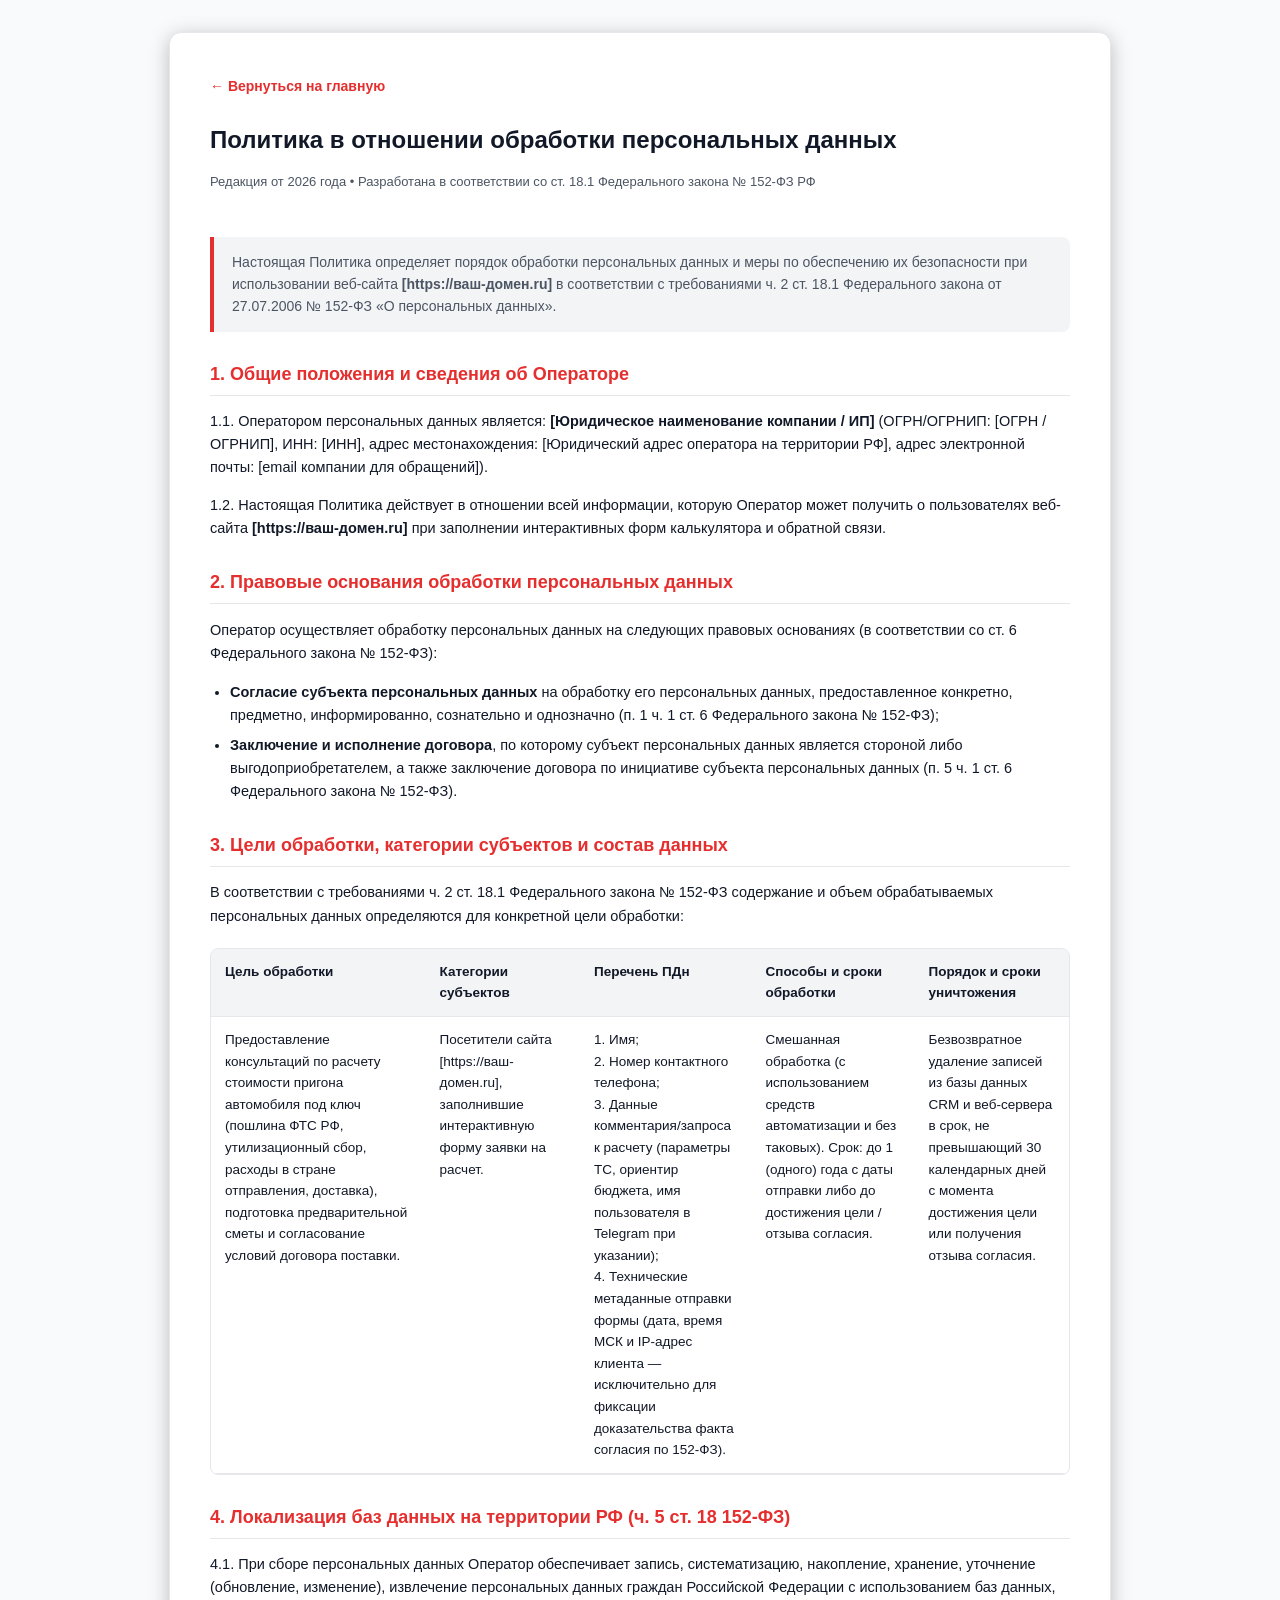
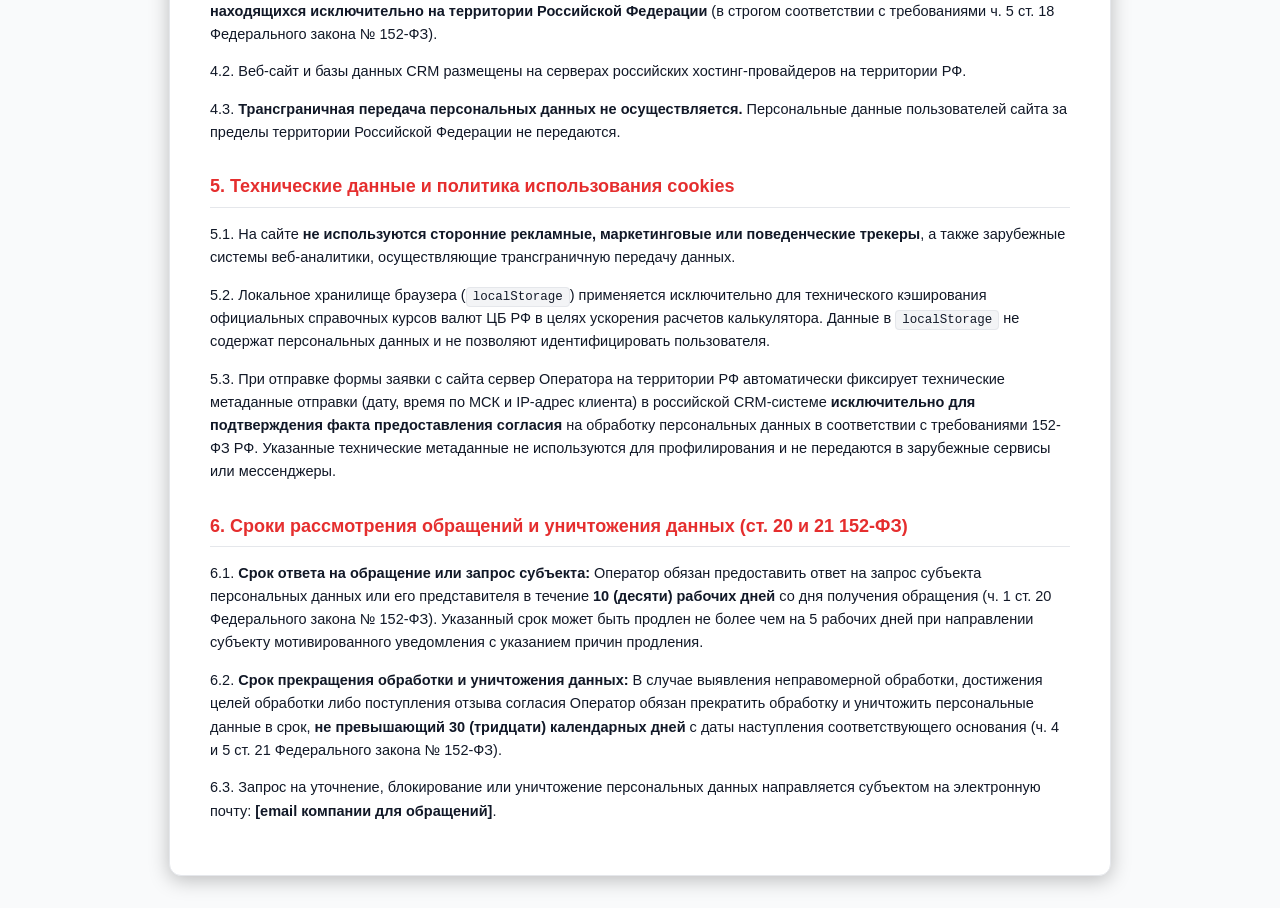
<file: privacy.html>
<!DOCTYPE html>
<html lang="ru">
<head>
  <meta charset="UTF-8">
  <meta name="viewport" content="width=device-width, initial-scale=1.0">
  <title>Политика конфиденциальности и обработки персональных данных — 152-ФЗ РФ</title>
  <style>
    :root {
      --bg: #0B0D12;
      --card-bg: #181B26;
      --text-main: #E5E7EB;
      --text-muted: #9CA3AF;
      --accent: #E52E2E;
      --border: #262B3A;
      --code-bg: #0F121A;
      --table-header: #202534;
      --table-alt: #141722;
    }
    @media (prefers-color-scheme: light) {
      :root {
        --bg: #F9FAFB;
        --card-bg: #FFFFFF;
        --text-main: #111827;
        --text-muted: #4B5563;
        --accent: #E52E2E;
        --border: #E5E7EB;
        --code-bg: #F3F4F6;
        --table-header: #F3F4F6;
        --table-alt: #F9FAFB;
      }
    }
    body {
      font-family: -apple-system, BlinkMacSystemFont, "Segoe UI", Roboto, "Helvetica Neue", Arial, sans-serif;
      background-color: var(--bg);
      color: var(--text-main);
      line-height: 1.6;
      margin: 0;
      padding: 32px 16px;
    }
    .container {
      max-width: 860px;
      margin: 0 auto;
      background: var(--card-bg);
      border: 1px solid var(--border);
      border-radius: 12px;
      padding: 40px;
      box-shadow: 0 4px 20px rgba(0, 0, 0, 0.25);
    }
    h1 {
      font-size: 24px;
      margin-top: 0;
      margin-bottom: 8px;
      color: var(--text-main);
    }
    .date-badge {
      font-size: 13px;
      color: var(--text-muted);
      margin-bottom: 24px;
      display: inline-block;
    }
    h2 {
      font-size: 18px;
      margin-top: 28px;
      margin-bottom: 12px;
      border-bottom: 1px solid var(--border);
      padding-bottom: 6px;
      color: var(--accent);
    }
    p, li {
      font-size: 14.5px;
      color: var(--text-main);
      margin-bottom: 12px;
    }
    ul, ol {
      padding-left: 20px;
      margin-bottom: 16px;
    }
    li {
      margin-bottom: 6px;
    }
    .notice-box {
      background: var(--code-bg);
      border-left: 4px solid var(--accent);
      padding: 14px 18px;
      border-radius: 0 8px 8px 0;
      margin: 20px 0;
      font-size: 14px;
      color: var(--text-muted);
    }
    .table-wrapper {
      overflow-x: auto;
      margin: 20px 0;
      border-radius: 8px;
      border: 1px solid var(--border);
    }
    table {
      width: 100%;
      min-width: 640px;
      border-collapse: collapse;
      font-size: 13.5px;
      text-align: left;
    }
    th, td {
      padding: 12px 14px;
      border-bottom: 1px solid var(--border);
      vertical-align: top;
    }
    th {
      background: var(--table-header);
      color: var(--text-main);
      font-weight: 600;
    }
    tr:nth-child(even) td {
      background: var(--table-alt);
    }
    code {
      font-family: ui-monospace, SFMono-Regular, Menlo, Monaco, Consolas, monospace;
      font-size: 12.5px;
      background: var(--code-bg);
      padding: 2px 6px;
      border-radius: 4px;
      border: 1px solid var(--border);
    }
    .back-link {
      display: inline-flex;
      align-items: center;
      gap: 6px;
      color: var(--accent);
      text-decoration: none;
      font-weight: 600;
      font-size: 14px;
      margin-bottom: 24px;
    }
    .back-link:hover {
      text-decoration: underline;
    }
    @media (max-width: 600px) {
      body { padding: 16px 10px; }
      .container { padding: 24px 18px; border-radius: 10px; }
      h1 { font-size: 20px; }
      h2 { font-size: 16px; }
    }
  </style>
</head>
<body>
  <div class="container">
    <a href="./index.html" class="back-link">← Вернуться на главную</a>
    <h1>Политика в отношении обработки персональных данных</h1>
    <span class="date-badge">Редакция от 2026 года • Разработана в соответствии со ст. 18.1 Федерального закона № 152-ФЗ РФ</span>

    <div class="notice-box">
      Настоящая Политика определяет порядок обработки персональных данных и меры по обеспечению их безопасности при использовании веб-сайта <strong>[https://ваш-домен.ru]</strong> в соответствии с требованиями ч. 2 ст. 18.1 Федерального закона от 27.07.2006 № 152-ФЗ «О персональных данных».
    </div>

    <h2>1. Общие положения и сведения об Операторе</h2>
    <p>1.1. Оператором персональных данных является: <strong><span class="legal-name-dynamic">[Юридическое наименование компании / ИП]</span></strong> (ОГРН/ОГРНИП: <span class="legal-ogrn-dynamic">[ОГРН / ОГРНИП]</span>, ИНН: <span class="legal-inn-dynamic">[ИНН]</span>, адрес местонахождения: <span class="legal-address-dynamic">[Юридический адрес оператора на территории РФ]</span>, адрес электронной почты: <span class="legal-email-dynamic">[email компании для обращений]</span>).</p>
    <p>1.2. Настоящая Политика действует в отношении всей информации, которую Оператор может получить о пользователях веб-сайта <strong>[https://ваш-домен.ru]</strong> при заполнении интерактивных форм калькулятора и обратной связи.</p>

    <h2>2. Правовые основания обработки персональных данных</h2>
    <p>Оператор осуществляет обработку персональных данных на следующих правовых основаниях (в соответствии со ст. 6 Федерального закона № 152-ФЗ):</p>
    <ul>
      <li><strong>Согласие субъекта персональных данных</strong> на обработку его персональных данных, предоставленное конкретно, предметно, информированно, сознательно и однозначно (п. 1 ч. 1 ст. 6 Федерального закона № 152-ФЗ);</li>
      <li><strong>Заключение и исполнение договора</strong>, по которому субъект персональных данных является стороной либо выгодоприобретателем, а также заключение договора по инициативе субъекта персональных данных (п. 5 ч. 1 ст. 6 Федерального закона № 152-ФЗ).</li>
    </ul>

    <h2>3. Цели обработки, категории субъектов и состав данных</h2>
    <p>В соответствии с требованиями ч. 2 ст. 18.1 Федерального закона № 152-ФЗ содержание и объем обрабатываемых персональных данных определяются для конкретной цели обработки:</p>

    <div class="table-wrapper">
      <table>
        <thead>
          <tr>
            <th style="width: 25%;">Цель обработки</th>
            <th style="width: 18%;">Категории субъектов</th>
            <th style="width: 20%;">Перечень ПДн</th>
            <th style="width: 19%;">Способы и сроки обработки</th>
            <th style="width: 18%;">Порядок и сроки уничтожения</th>
          </tr>
        </thead>
        <tbody>
          <tr>
            <td>Предоставление консультаций по расчету стоимости пригона автомобиля под ключ (пошлина ФТС РФ, утилизационный сбор, расходы в стране отправления, доставка), подготовка предварительной сметы и согласование условий договора поставки.</td>
            <td>Посетители сайта [https://ваш-домен.ru], заполнившие интерактивную форму заявки на расчет.</td>
            <td>
              1. Имя;<br>
              2. Номер контактного телефона;<br>
              3. Данные комментария/запроса к расчету (параметры ТС, ориентир бюджета, имя пользователя в Telegram при указании);<br>
              4. Технические метаданные отправки формы (дата, время МСК и IP-адрес клиента — исключительно для фиксации доказательства факта согласия по 152-ФЗ).
            </td>
            <td>Смешанная обработка (с использованием средств автоматизации и без таковых). Срок: до 1 (одного) года с даты отправки либо до достижения цели / отзыва согласия.</td>
            <td>Безвозвратное удаление записей из базы данных CRM и веб-сервера в срок, не превышающий 30 календарных дней с момента достижения цели или получения отзыва согласия.</td>
          </tr>
        </tbody>
      </table>
    </div>

    <h2>4. Локализация баз данных на территории РФ (ч. 5 ст. 18 152-ФЗ)</h2>
    <p>4.1. При сборе персональных данных Оператор обеспечивает запись, систематизацию, накопление, хранение, уточнение (обновление, изменение), извлечение персональных данных граждан Российской Федерации с использованием баз данных, <strong>находящихся исключительно на территории Российской Федерации</strong> (в строгом соответствии с требованиями ч. 5 ст. 18 Федерального закона № 152-ФЗ).</p>
    <p>4.2. Веб-сайт и базы данных CRM размещены на серверах российских хостинг-провайдеров на территории РФ.</p>
    <p>4.3. <strong>Трансграничная передача персональных данных не осуществляется.</strong> Персональные данные пользователей сайта за пределы территории Российской Федерации не передаются.</p>

    <h2>5. Технические данные и политика использования cookies</h2>
    <p>5.1. На сайте <strong>не используются сторонние рекламные, маркетинговые или поведенческие трекеры</strong>, а также зарубежные системы веб-аналитики, осуществляющие трансграничную передачу данных.</p>
    <p>5.2. Локальное хранилище браузера (<code>localStorage</code>) применяется исключительно для технического кэширования официальных справочных курсов валют ЦБ РФ в целях ускорения расчетов калькулятора. Данные в <code>localStorage</code> не содержат персональных данных и не позволяют идентифицировать пользователя.</p>
    <p>5.3. При отправке формы заявки с сайта сервер Оператора на территории РФ автоматически фиксирует технические метаданные отправки (дату, время по МСК и IP-адрес клиента) в российской CRM-системе <strong>исключительно для подтверждения факта предоставления согласия</strong> на обработку персональных данных в соответствии с требованиями 152-ФЗ РФ. Указанные технические метаданные не используются для профилирования и не передаются в зарубежные сервисы или мессенджеры.</p>

    <h2>6. Сроки рассмотрения обращений и уничтожения данных (ст. 20 и 21 152-ФЗ)</h2>
    <p>6.1. <strong>Срок ответа на обращение или запрос субъекта:</strong> Оператор обязан предоставить ответ на запрос субъекта персональных данных или его представителя в течение <strong>10 (десяти) рабочих дней</strong> со дня получения обращения (ч. 1 ст. 20 Федерального закона № 152-ФЗ). Указанный срок может быть продлен не более чем на 5 рабочих дней при направлении субъекту мотивированного уведомления с указанием причин продления.</p>
    <p>6.2. <strong>Срок прекращения обработки и уничтожения данных:</strong> В случае выявления неправомерной обработки, достижения целей обработки либо поступления отзыва согласия Оператор обязан прекратить обработку и уничтожить персональные данные в срок, <strong>не превышающий 30 (тридцати) календарных дней</strong> с даты наступления соответствующего основания (ч. 4 и 5 ст. 21 Федерального закона № 152-ФЗ).</p>
    <p>6.3. Запрос на уточнение, блокирование или уничтожение персональных данных направляется субъектом на электронную почту: <strong><span class="legal-email-dynamic">[email компании для обращений]</span></strong>.</p>
  </div>
</body>
</html>
</file>
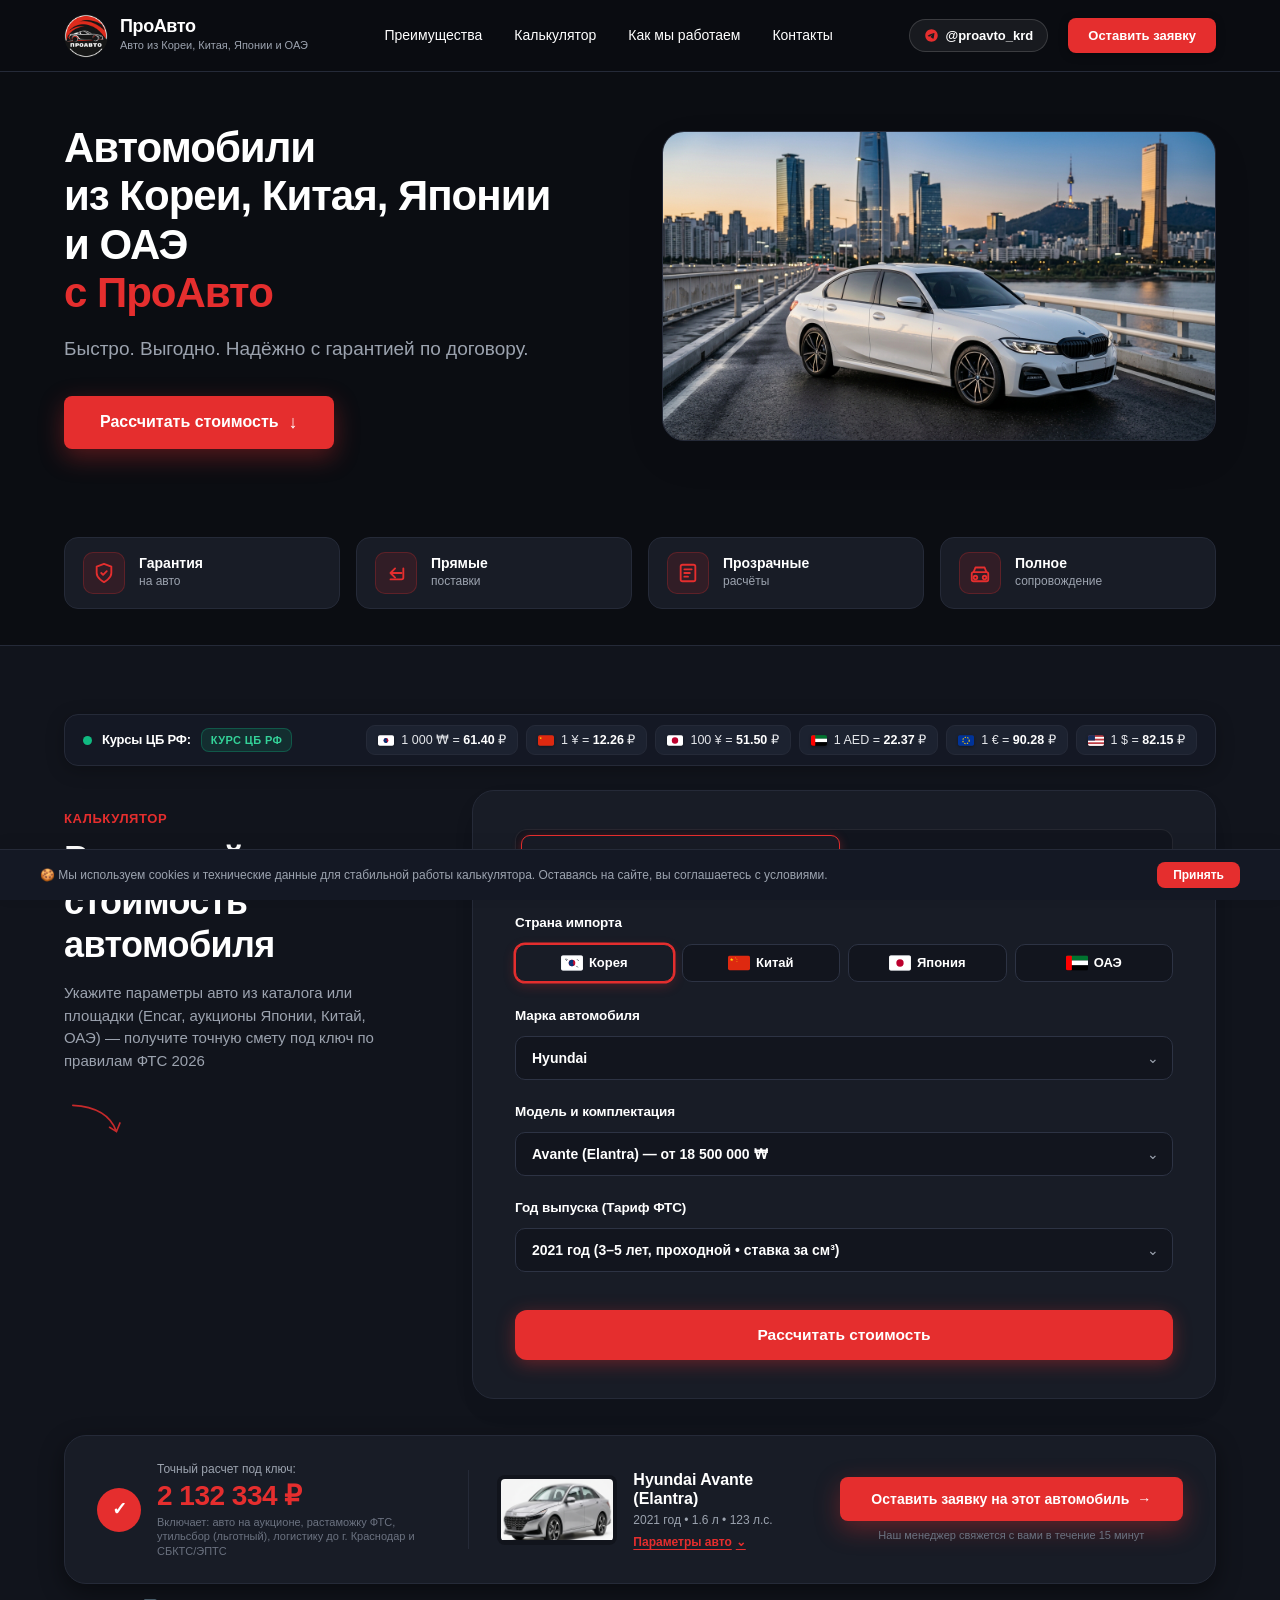
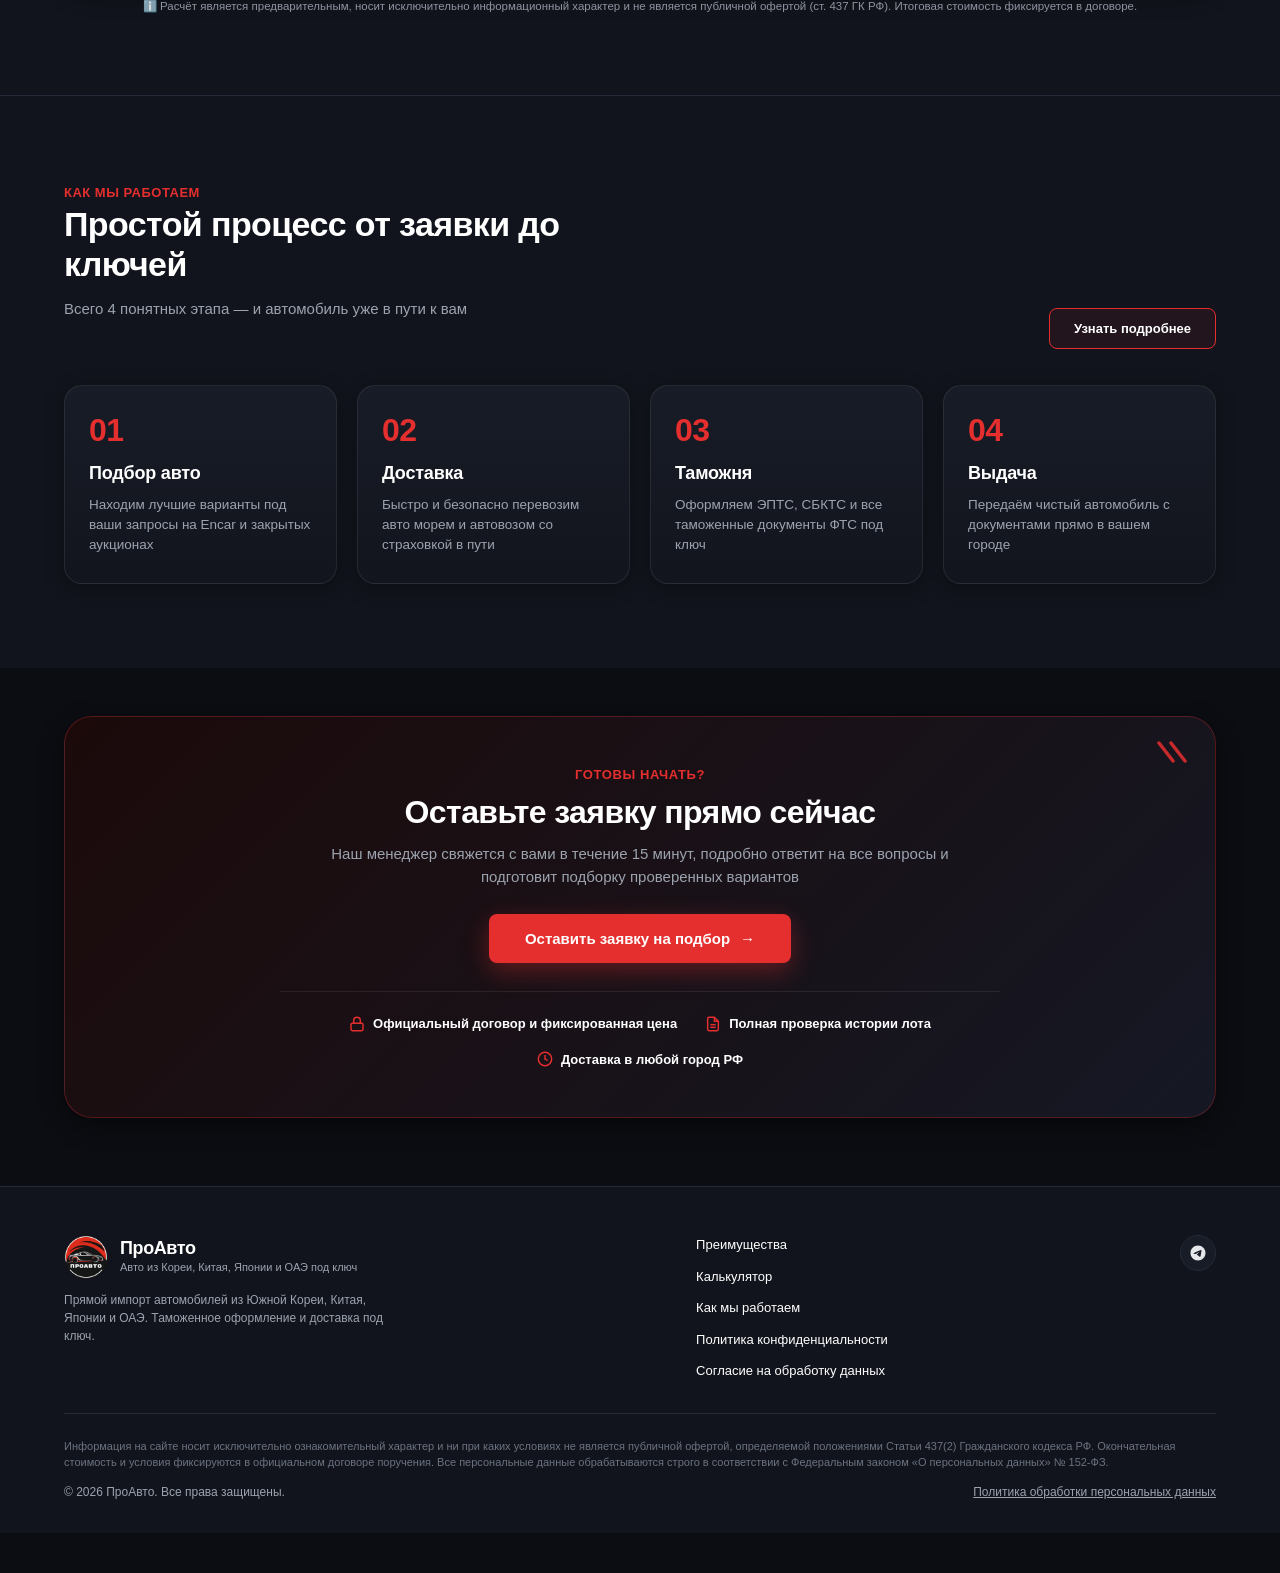
<file: proavto.html>
<!DOCTYPE html>
<html lang="ru">
<head>
  <meta charset="UTF-8">
  <meta name="viewport" content="width=device-width, initial-scale=1.0">
  <title>ПроАвто — Калькулятор пригона автомобилей 2026</title>
  <meta http-equiv="refresh" content="1; url=./index.html?brand=%D0%9F%D1%80%D0%BE%D0%90%D0%B2%D1%82%D0%BE&theme=proavto&tg=proavto_krd&country=korea">
  <style>
    body {
      background-color: #0B0D12;
      color: #E5E7EB;
      font-family: -apple-system, BlinkMacSystemFont, "Segoe UI", Roboto, "Helvetica Neue", Arial, sans-serif;
      display: flex;
      align-items: center;
      justify-content: center;
      min-height: 100vh;
      margin: 0;
      padding: 20px;
      box-sizing: border-box;
    }
    .splash-card {
      text-align: center;
      max-width: 360px;
      background: #181B26;
      border: 1px solid #262B3A;
      border-radius: 14px;
      padding: 32px 24px;
      box-shadow: 0 12px 36px rgba(0, 0, 0, 0.4);
    }
    .spinner {
      width: 40px;
      height: 40px;
      border: 3.5px solid rgba(229, 46, 46, 0.2);
      border-top-color: #E52E2E;
      border-radius: 50%;
      animation: spin 0.75s linear infinite;
      margin: 0 auto 18px;
    }
    @keyframes spin {
      to { transform: rotate(360deg); }
    }
    h2 {
      font-size: 19px;
      font-weight: 800;
      color: #FFFFFF;
      margin: 0 0 8px;
    }
    p {
      font-size: 13px;
      color: #9CA3AF;
      line-height: 1.45;
      margin: 0 0 16px;
    }
    a {
      color: #E52E2E;
      font-size: 13px;
      font-weight: 600;
      text-decoration: none;
    }
    a:hover {
      text-decoration: underline;
    }
  </style>
  <script>
    (function () {
      var target = './index.html?brand=' + encodeURIComponent('ПроАвто') + '&theme=proavto&tg=proavto_krd&country=korea';
      // Forward any extra hash or query parameters seamlessly
      if (window.location.hash) {
        target += window.location.hash;
      }
      window.location.replace(target);
    })();
  </script>
</head>
<body>
  <div class="splash-card">
    <div class="spinner"></div>
    <h2>«ПроАвто»</h2>
    <p>Запуск интерактивного калькулятора пригона авто...</p>
    <p><small>Если переход не произошёл автоматически, <a href="./index.html?brand=%D0%9F%D1%80%D0%BE%D0%90%D0%B2%D1%82%D0%BE&theme=proavto&tg=proavto_krd&country=korea">нажмите здесь</a></small></p>
  </div>
</body>
</html>
</file>
<file: style.css>
/**
 * AutoKorea 2026 - Master Stylesheet
 * Clean White / Royal Purple Luxury Auto Import Landing
 * 100% Responsive, High DPI Assets, 152-FZ Compliant
 */

:root {
  --color-primary: #5833EA;
  --color-primary-hover: #4724D3;
  --color-primary-light: #EEEDFD;
  --color-primary-subtle: #F4F2FF;
  
  --color-text-dark: #111827;
  --color-text-body: #374151;
  --color-text-muted: #6B7280;
  --color-text-subtle: #9CA3AF;
  
  --bg-page: #FFFFFF;
  --bg-alt: #FAFAFC;
  --bg-card: #FFFFFF;
  --bg-card-subtle: #FAFAFD;
  --bg-header: rgba(255, 255, 255, 0.95);
  --bg-input: #FFFFFF;
  --bg-ticker: #FFFFFF;
  
  --border-light: #ECEEF3;
  --border-subtle: #F3F4F6;
  --border-input: #E2E8F0;

  --bg-step-card: linear-gradient(180deg, #FFFFFF 0%, #F9FAFB 100%);
  --border-step-card: #ECEEF3;
  --shadow-step-card: 0 4px 16px rgba(17, 24, 39, 0.05);
  --shadow-step-card-hover: 0 14px 28px rgba(88, 51, 234, 0.12);
  --bg-ticker-chip: #F8FAFC;
  --bg-ticker-chip-hover: #EEF2FF;
  --border-ticker-chip: #E2E8F0;
  --shadow-ticker: 0 4px 14px rgba(17, 24, 39, 0.05);
  --color-ticker-badge-text: #059669;
  --color-ticker-badge-bg: rgba(16, 185, 129, 0.12);
  --color-ticker-badge-border: rgba(16, 185, 129, 0.3);
  --bg-placeholder: linear-gradient(145deg, #F8FAFC 0%, #EEF2FF 100%);
  --border-placeholder: #E2E8F0;
  
  --radius-sm: 8px;
  --radius-md: 14px;
  --radius-lg: 22px;
  --radius-full: 9999px;
  
  --shadow-sm: 0 2px 8px rgba(0, 0, 0, 0.04);
  --shadow-md: 0 8px 24px rgba(0, 0, 0, 0.05);
  --shadow-lg: 0 16px 40px rgba(0, 0, 0, 0.08);
  --shadow-purple: 0 8px 24px rgba(88, 51, 234, 0.22);
  --shadow-primary: 0 8px 24px rgba(88, 51, 234, 0.22);
}

/* =========================================
   PROAVTO THEME PRESET (Luxury Black & Red)
   ========================================= */
:root[data-theme="proavto"],
body.theme-proavto {
  --color-primary: #E52E2E;
  --color-primary-hover: #C81E1E;
  --color-primary-light: rgba(229, 46, 46, 0.16);
  --color-primary-subtle: rgba(229, 46, 46, 0.08);
  
  --color-text-dark: #FFFFFF;
  --color-text-body: #E5E7EB;
  --color-text-muted: #9CA3AF;
  --color-text-subtle: #6B7280;
  
  --bg-page: #0B0D12;
  --bg-alt: #11141C;
  --bg-card: #181C26;
  --bg-card-subtle: #141722;
  --bg-header: rgba(11, 13, 18, 0.96);
  --bg-input: #12151E;
  --bg-ticker: #141824;
  
  --border-light: #252A38;
  --border-subtle: #1C202C;
  --border-input: #2D3344;

  --bg-step-card: linear-gradient(180deg, #181C26 0%, #12151E 100%);
  --border-step-card: rgba(255, 255, 255, 0.08);
  --shadow-step-card: 0 4px 20px rgba(0, 0, 0, 0.3);
  --shadow-step-card-hover: 0 16px 36px rgba(0, 0, 0, 0.5), 0 0 20px rgba(229, 46, 46, 0.22);
  --bg-ticker-chip: #1C2230;
  --bg-ticker-chip-hover: #1F2432;
  --border-ticker-chip: #252A38;
  --shadow-ticker: 0 4px 18px rgba(0, 0, 0, 0.25);
  --color-ticker-badge-text: #34D399;
  --color-ticker-badge-bg: rgba(16, 185, 129, 0.14);
  --color-ticker-badge-border: rgba(16, 185, 129, 0.3);
  --bg-placeholder: linear-gradient(145deg, #161A25 0%, #0F1219 100%);
  --border-placeholder: rgba(255, 255, 255, 0.1);
  
  --shadow-sm: 0 2px 8px rgba(0, 0, 0, 0.35);
  --shadow-md: 0 8px 24px rgba(0, 0, 0, 0.45);
  --shadow-lg: 0 16px 40px rgba(0, 0, 0, 0.65);
  --shadow-purple: 0 8px 24px rgba(229, 46, 46, 0.35);
  --shadow-primary: 0 8px 24px rgba(229, 46, 46, 0.35);
}

/* Base Reset & Typography */
* {
  margin: 0;
  padding: 0;
  box-sizing: border-box;
}

html {
  scroll-behavior: smooth;
  font-family: -apple-system, BlinkMacSystemFont, "Segoe UI", Roboto, "Helvetica Neue", Arial, sans-serif;
  color: var(--color-text-body);
  background-color: var(--bg-page);
  -webkit-font-smoothing: antialiased;
}

body {
  line-height: 1.5;
  overflow-x: hidden;
  overflow-x: clip;
  padding-bottom: 40px;
}

.container {
  width: 100%;
  max-width: 1200px;
  margin: 0 auto;
  padding: 0 24px;
}

/* =========================================
   1. SITE HEADER
   ========================================= */
.site-header {
  position: sticky;
  top: 0;
  z-index: 100;
  background: rgba(255, 255, 255, 0.95);
  backdrop-filter: blur(12px);
  -webkit-backdrop-filter: blur(12px);
  border-bottom: 1px solid var(--border-light);
  height: 72px;
  display: flex;
  align-items: center;
}

.header-inner {
  display: flex;
  align-items: center;
  justify-content: space-between;
}

.brand-logo {
  display: flex;
  align-items: center;
  gap: 12px;
  text-decoration: none;
}

.brand-logo-img {
  width: 44px;
  height: 44px;
  border-radius: 50%;
  object-fit: cover;
  flex-shrink: 0;
  display: block;
}

.logo-text {
  display: flex;
  flex-direction: column;
}

.logo-main {
  font-size: 18px;
  font-weight: 800;
  color: var(--color-text-dark);
  letter-spacing: -0.4px;
  line-height: 1.1;
}

.logo-sub {
  font-size: 11px;
  color: var(--color-text-muted);
  font-weight: 500;
}

.nav-menu {
  display: flex;
  align-items: center;
  gap: 32px;
}

.nav-link {
  text-decoration: none;
  font-size: 14px;
  font-weight: 500;
  color: var(--color-text-dark);
  transition: color 0.2s;
}

.nav-link:hover {
  color: var(--color-primary);
}

.header-right {
  display: flex;
  align-items: center;
  gap: 20px;
}

.phone-block {
  display: flex;
  flex-direction: column;
  text-align: right;
}

.phone-number {
  font-size: 14px;
  font-weight: 700;
  color: var(--color-text-dark);
  text-decoration: none;
  display: flex;
  align-items: center;
  gap: 6px;
  transition: color 0.2s;
}

.phone-number:hover {
  color: var(--color-primary);
}

.phone-icon {
  color: var(--color-primary);
}

.phone-schedule {
  font-size: 11px;
  color: var(--color-text-muted);
}

.btn-purple-sm {
  background: var(--color-primary);
  color: #FFFFFF;
  border: none;
  border-radius: var(--radius-sm);
  padding: 10px 20px;
  font-size: 13px;
  font-weight: 700;
  cursor: pointer;
  transition: all 0.2s;
  box-shadow: var(--shadow-sm);
}

.btn-purple-sm:hover {
  background: var(--color-primary-hover);
  transform: translateY(-1px);
  box-shadow: var(--shadow-purple);
}

/* =========================================
   2. HERO SECTION
   ========================================= */
.hero-section {
  padding: 52px 0 64px;
  background: #FFFFFF;
}

.hero-container {
  display: grid;
  grid-template-columns: 1fr 1fr;
  align-items: center;
  gap: 44px;
}

.hero-left {
  display: flex;
  flex-direction: column;
  align-items: flex-start;
}

.hero-title {
  font-size: clamp(32px, 3.8vw, 42px);
  font-weight: 900;
  line-height: 1.15;
  color: var(--color-text-dark);
  letter-spacing: -1px;
  margin-bottom: 18px;
}

.text-purple {
  color: var(--color-primary);
}

.hero-subtitle {
  font-size: 19px;
  color: var(--color-text-muted);
  font-weight: 500;
  margin-bottom: 32px;
}

.btn-purple-lg {
  background: var(--color-primary);
  color: #FFFFFF;
  border: none;
  border-radius: var(--radius-sm);
  padding: 16px 36px;
  font-size: 16px;
  font-weight: 700;
  cursor: pointer;
  display: inline-flex;
  align-items: center;
  gap: 10px;
  transition: all 0.2s;
  box-shadow: var(--shadow-purple);
}

.btn-purple-lg:hover {
  background: var(--color-primary-hover);
  transform: translateY(-2px);
  box-shadow: 0 12px 28px rgba(229, 46, 46, 0.48);
}

.arrow-down {
  font-size: 18px;
  transition: transform 0.2s;
}

.btn-purple-lg:hover .arrow-down {
  transform: translateY(3px);
}

.hero-right {
  display: flex;
  justify-content: center;
}

.hero-image-wrap {
  width: 100%;
  max-width: 580px;
  border-radius: var(--radius-lg);
  overflow: hidden;
  box-shadow: 0 16px 40px rgba(0, 0, 0, 0.08);
  border: 1px solid var(--border-light);
  background: #FAFAFC;
}

.hero-car-img {
  width: 100%;
  height: auto;
  display: block;
  object-fit: cover;
}

/* =========================================
   3. TRUST BAR (Balanced 4-col / 2x2 Grid)
   ========================================= */
.trust-bar {
  padding: 24px 0 36px;
  background: #FFFFFF;
}

.trust-container {
  display: grid;
  grid-template-columns: repeat(4, 1fr);
  gap: 16px;
}

.trust-item {
  display: flex;
  align-items: center;
  gap: 14px;
  padding: 14px 18px;
  background: #FAFAFD;
  border: 1px solid var(--border-light);
  border-radius: var(--radius-md);
  box-sizing: border-box;
}

.trust-icon-box {
  width: 42px;
  height: 42px;
  min-width: 42px;
  background: var(--color-primary-light);
  border-radius: 10px;
  display: flex;
  align-items: center;
  justify-content: center;
}

.trust-text {
  display: flex;
  flex-direction: column;
}

.trust-text strong {
  font-size: 14px;
  font-weight: 700;
  color: var(--color-text-dark);
  line-height: 1.2;
}

.trust-text span {
  font-size: 12px;
  color: var(--color-text-muted);
}

/* =========================================
   4. CALCULATOR SECTION
   ========================================= */
.calc-section {
  padding: 68px 0 80px;
  background: #FAFAFC;
  border-top: 1px solid var(--border-light);
  border-bottom: 1px solid var(--border-light);
}

.calc-layout-grid {
  display: grid;
  grid-template-columns: 360px 1fr;
  align-items: flex-start;
  gap: 48px;
  margin-bottom: 36px;
}

.calc-intro {
  position: sticky;
  top: 96px;
  padding-top: 16px;
}

.calc-eyebrow {
  display: inline-block;
  font-size: 13px;
  font-weight: 700;
  color: var(--color-primary);
  margin-bottom: 10px;
  text-transform: uppercase;
  letter-spacing: 0.6px;
}

.calc-heading {
  font-size: 36px;
  font-weight: 900;
  line-height: 1.18;
  color: var(--color-text-dark);
  letter-spacing: -0.6px;
  margin-bottom: 16px;
}

.calc-subtext {
  font-size: 15px;
  color: var(--color-text-muted);
  line-height: 1.5;
  max-width: 340px;
}

.curved-arrow-box {
  margin-top: 24px;
}

/* Calculator Form Card */
.calc-form-card {
  background: #FFFFFF;
  border: 1px solid var(--border-light);
  border-radius: var(--radius-lg);
  padding: 38px 42px;
  box-shadow: 0 10px 30px -5px rgba(0, 0, 0, 0.05), 0 20px 25px -5px rgba(0, 0, 0, 0.03);
  display: block;
  width: 100%;
}

.calc-form-body {
  display: flex;
  flex-direction: column;
  gap: 24px;
  width: 100%;
}

.calc-fields-stack {
  display: flex;
  flex-direction: column;
  gap: 22px;
  width: 100%;
}

.calc-field-group {
  display: flex;
  flex-direction: column;
  gap: 10px;
  width: 100%;
}

.calc-field-header {
  display: flex;
  align-items: center;
  justify-content: space-between;
  gap: 8px;
  margin-bottom: 2px;
}

.calc-field-label {
  font-size: 13.5px;
  font-weight: 700;
  color: var(--color-text-dark);
  letter-spacing: -0.1px;
}

.calc-field-hint {
  font-size: 12px;
  color: var(--color-text-muted);
  font-weight: 500;
}

.label-optional {
  font-size: 11.5px;
  font-weight: 400;
  color: #9CA3AF;
}

/* Country Toggles with Crisp SVG Flags */
.country-toggles {
  display: grid;
  grid-template-columns: 1fr 1fr;
  gap: 12px;
  width: 100%;
}

.country-toggle-btn {
  background: #FFFFFF;
  border: 1.5px solid #E2E8F0;
  border-radius: 10px;
  padding: 13px 18px;
  font-size: 14px;
  font-weight: 700;
  color: var(--color-text-dark);
  cursor: pointer;
  display: flex;
  align-items: center;
  justify-content: center;
  gap: 10px;
  transition: all 0.2s ease;
}

.flag-svg {
  display: block;
  flex-shrink: 0;
  border-radius: 2px;
}

.country-toggle-btn:hover {
  border-color: #CBD5E1;
  background: #F8FAFC;
}

.country-toggle-btn.active {
  background: #FFFFFF;
  border-color: var(--color-primary);
  color: var(--color-primary);
  box-shadow: 0 0 0 1.5px var(--color-primary), 0 2px 8px rgba(229, 46, 46, 0.18);
}

/* Select Wrappers */
.select-wrapper {
  position: relative;
  width: 100%;
}

.custom-select {
  width: 100%;
  appearance: none;
  -webkit-appearance: none;
  background: #FFFFFF;
  border: 1.5px solid #E2E8F0;
  border-radius: 10px;
  padding: 13px 40px 13px 16px;
  font-size: 14px;
  font-weight: 600;
  color: var(--color-text-dark);
  outline: none;
  cursor: pointer;
  transition: border-color 0.2s, box-shadow 0.2s;
  box-sizing: border-box;
  text-overflow: ellipsis;
  white-space: nowrap;
  overflow: hidden;
}

.custom-select:focus {
  border-color: var(--color-primary);
  box-shadow: 0 0 0 3px rgba(229, 46, 46, 0.18);
}

.select-arrow {
  position: absolute;
  top: 50%;
  right: 14px;
  transform: translateY(-50%);
  pointer-events: none;
  font-size: 14px;
  color: var(--color-text-muted);
}

.btn-calc-submit {
  background: var(--color-primary);
  color: #FFFFFF;
  border: none;
  border-radius: 12px;
  padding: 16px 28px;
  font-size: 15.5px;
  font-weight: 700;
  cursor: pointer;
  transition: background 0.2s, transform 0.1s, box-shadow 0.2s;
  margin-top: 14px;
  width: 100%;
  box-shadow: 0 4px 14px rgba(229, 46, 46, 0.32);
}

.btn-calc-submit:hover {
  background: var(--color-primary-hover);
  box-shadow: 0 6px 20px rgba(229, 46, 46, 0.48);
  transform: translateY(-1px);
}

.btn-calc-submit:active {
  transform: scale(0.99);
}

.calc-side-visual {
  display: none !important;
}

/* =========================================
   RESULT BANNER CARD
   ========================================= */
.result-banner {
  background: #FFFFFF;
  border: 1px solid var(--border-light);
  border-radius: var(--radius-lg);
  padding: 24px 32px;
  box-shadow: var(--shadow-md);
  display: grid;
  grid-template-columns: 1fr 1fr 1fr;
  align-items: center;
  gap: 28px;
  transition: box-shadow 0.3s, border-radius 0.2s;
}

.result-banner.drawer-open {
  border-bottom-left-radius: 0;
  border-bottom-right-radius: 0;
  border-bottom: 1px dashed rgba(255, 255, 255, 0.12);
}

:root[data-theme="light"] .result-banner.drawer-open,
body:not(.theme-proavto) .result-banner.drawer-open {
  border-bottom: 1px dashed var(--border-light);
}

.result-left {
  display: flex;
  align-items: center;
  gap: 16px;
}

.purple-check-icon {
  width: 44px;
  height: 44px;
  min-width: 44px;
  border-radius: 50%;
  background: var(--color-primary);
  color: #FFFFFF;
  font-size: 18px;
  font-weight: 800;
  display: flex;
  align-items: center;
  justify-content: center;
}

.result-price-block {
  display: flex;
  flex-direction: column;
}

.result-caption {
  font-size: 12px;
  color: var(--color-text-muted);
  font-weight: 500;
}

.result-sum {
  font-size: 28px;
  font-weight: 900;
  color: var(--color-primary);
  line-height: 1.15;
  letter-spacing: -0.5px;
  margin: 2px 0;
  transition: all 0.2s;
}

.result-sub {
  font-size: 11px;
  color: var(--color-text-subtle);
  line-height: 1.35;
}

.result-center {
  display: flex;
  align-items: center;
  gap: 16px;
  border-left: 1px solid var(--border-light);
  padding-left: 28px;
}

.result-car-thumb {
  width: 120px;
  height: 70px;
  object-fit: contain;
  border-radius: var(--radius-sm);
  background: #FAFAFC;
  padding: 4px;
  transition: transform 0.2s;
}

.result-car-placeholder {
  width: 120px;
  height: 70px;
  min-width: 120px;
  border-radius: var(--radius-sm);
  background: var(--bg-placeholder);
  border: 1px solid var(--border-placeholder);
  padding: 6px 8px;
  display: flex;
  flex-direction: column;
  justify-content: space-between;
  color: var(--color-text-muted);
  box-sizing: border-box;
}

.placeholder-top {
  display: flex;
  align-items: center;
  justify-content: space-between;
  gap: 4px;
}

.placeholder-badge {
  font-size: 9px;
  font-weight: 700;
  text-transform: uppercase;
  letter-spacing: 0.4px;
  color: var(--color-text-muted);
  background: rgba(255, 255, 255, 0.06);
  padding: 1px 5px;
  border-radius: 4px;
}

body:not(.theme-proavto) .placeholder-badge {
  background: rgba(17, 24, 39, 0.06);
}

.placeholder-car-icon {
  display: flex;
  align-items: center;
  justify-content: center;
  color: var(--color-text-dark);
  opacity: 0.85;
}

.silhouette-car-svg {
  max-width: 100%;
  height: auto;
}

.result-car-info {
  display: flex;
  flex-direction: column;
}

.result-car-title {
  font-size: 16px;
  font-weight: 800;
  color: var(--color-text-dark);
  line-height: 1.2;
}

.result-car-specs {
  font-size: 12px;
  color: var(--color-text-muted);
  margin: 3px 0 6px;
}

.btn-toggle-details {
  background: none;
  border: none;
  padding: 0;
  font-size: 12px;
  font-weight: 600;
  color: var(--color-primary);
  cursor: pointer;
  display: inline-flex;
  align-items: center;
  gap: 4px;
  text-decoration: underline;
  text-underline-offset: 3px;
  width: fit-content;
}

.arrow-small {
  transition: transform 0.2s;
}

.btn-toggle-details.active .arrow-small {
  transform: rotate(180deg);
}

.result-right {
  display: flex;
  flex-direction: column;
  align-items: stretch;
  gap: 6px;
}

.btn-result-cta {
  background: var(--color-primary);
  color: #FFFFFF;
  border: none;
  border-radius: var(--radius-sm);
  padding: 14px 20px;
  font-size: 14px;
  font-weight: 700;
  cursor: pointer;
  display: flex;
  align-items: center;
  justify-content: center;
  gap: 8px;
  transition: all 0.2s;
  box-shadow: var(--shadow-purple);
}

.btn-result-cta:hover {
  background: var(--color-primary-hover);
  transform: translateY(-1px);
}

.result-cta-note {
  font-size: 11px;
  color: var(--color-text-subtle);
  text-align: center;
}

/* Legal Disclaimer under Calculation Result (Civil Code 437) */
.result-legal-disclaimer {
  max-width: 1200px;
  margin: 14px auto 0 auto;
  font-size: 11.5px;
  line-height: 1.45;
  color: var(--color-text-muted);
  text-align: center;
  padding: 0 16px;
  opacity: 0.9;
}

/* Collapsible Breakdown Drawer */
.breakdown-drawer {
  background: #FFFFFF;
  border: 1px solid var(--border-light);
  border-top: none;
  border-radius: 0 0 var(--radius-lg) var(--radius-lg);
  padding: 22px 32px;
  margin-top: 0;
  box-shadow: var(--shadow-sm);
}

.drawer-title {
  font-size: 13px;
  font-weight: 700;
  color: var(--color-text-dark);
  margin-bottom: 14px;
}

.drawer-rows {
  display: grid;
  grid-template-columns: 1fr 1fr;
  gap: 12px 28px;
}

.drawer-row {
  display: flex;
  justify-content: space-between;
  font-size: 13px;
  color: var(--color-text-body);
  border-bottom: 1px dashed var(--border-light);
  padding-bottom: 4px;
}

/* =========================================
   5. PROCESS SECTION ("Как мы работаем")
   ========================================= */
.process-section {
  padding: 84px 0;
  background: #FFFFFF;
}

.process-left {
  display: flex;
  flex-direction: column;
  align-items: flex-start;
}

.section-tag {
  font-size: 13px;
  font-weight: 700;
  color: var(--color-primary);
  margin-bottom: 10px;
  text-transform: uppercase;
  letter-spacing: 0.5px;
}

.section-heading {
  font-size: 34px;
  font-weight: 900;
  line-height: 1.18;
  color: var(--color-text-dark);
  margin-bottom: 14px;
  letter-spacing: -0.6px;
}

.section-p {
  font-size: 15px;
  color: var(--color-text-muted);
  margin-bottom: 28px;
}

.btn-outline {
  background: transparent;
  color: var(--color-primary);
  border: 1.5px solid var(--color-primary);
  border-radius: var(--radius-sm);
  padding: 12px 24px;
  font-size: 13px;
  font-weight: 700;
  cursor: pointer;
  transition: all 0.2s;
}

.btn-outline:hover {
  background: var(--color-primary-light);
}

.process-container {
  display: flex;
  flex-direction: column;
  gap: 36px;
}

.process-header-row {
  display: flex;
  align-items: flex-end;
  justify-content: space-between;
  gap: 24px;
  flex-wrap: wrap;
}

.process-title-block {
  max-width: 620px;
}

.process-steps-track {
  display: grid;
  grid-template-columns: repeat(4, 1fr);
  gap: 20px;
  position: relative;
  width: 100%;
}

.track-line {
  display: none;
}

.step-card,
.step-col {
  display: flex;
  flex-direction: column;
  align-items: flex-start;
  text-align: left;
  background: var(--bg-step-card);
  border: 1px solid var(--border-step-card);
  border-radius: 18px;
  padding: 28px 24px;
  position: relative;
  transition: all 0.28s cubic-bezier(0.16, 1, 0.3, 1);
  box-shadow: var(--shadow-step-card);
  box-sizing: border-box;
  min-height: 170px;
}

.step-card:hover,
.step-col:hover {
  transform: translateY(-4px);
  border-color: var(--color-primary);
  box-shadow: var(--shadow-step-card-hover);
}

.step-num {
  font-size: 32px;
  font-weight: 900;
  color: var(--color-primary);
  line-height: 1;
  margin-bottom: 14px;
  letter-spacing: -0.5px;
}

.step-card-title,
.step-col-title {
  font-size: 18px;
  font-weight: 800;
  color: var(--color-text-dark);
  margin-bottom: 8px;
  letter-spacing: -0.2px;
}

.step-card-desc,
.step-col-desc {
  font-size: 13.5px;
  color: var(--color-text-muted);
  line-height: 1.5;
  margin: 0;
}

/* =========================================
   6. SOLID UNIFIED BOTTOM BANNER
   ========================================= */
.bottom-banner-section {
  padding: 48px 0 68px;
  background: #FFFFFF;
}

.solid-banner-card {
  position: relative;
  background: linear-gradient(135deg, #EEEDFD 0%, #F5F6FF 100%);
  border: 1px solid #DFDCFA;
  border-radius: 28px;
  padding: 48px 44px;
  text-align: center;
  box-shadow: var(--shadow-md);
  overflow: hidden;
}

.solid-banner-accents {
  position: absolute;
  top: 22px;
  right: 28px;
  opacity: 0.85;
}

.solid-banner-content {
  max-width: 720px;
  margin: 0 auto;
  display: flex;
  flex-direction: column;
  align-items: center;
}

.solid-banner-kicker {
  font-size: 13px;
  font-weight: 700;
  color: var(--color-primary);
  text-transform: uppercase;
  letter-spacing: 0.6px;
  margin-bottom: 8px;
}

.solid-banner-title {
  font-size: 32px;
  font-weight: 900;
  color: var(--color-text-dark);
  letter-spacing: -0.6px;
  margin-bottom: 12px;
  line-height: 1.2;
}

.solid-banner-sub {
  font-size: 15px;
  color: var(--color-text-muted);
  line-height: 1.5;
  margin-bottom: 26px;
  max-width: 620px;
}

.solid-banner-actions {
  margin-bottom: 28px;
  width: 100%;
  display: flex;
  justify-content: center;
}

.btn-banner-cta {
  background: var(--color-primary);
  color: #FFFFFF;
  border: none;
  border-radius: var(--radius-sm);
  padding: 16px 36px;
  font-size: 15px;
  font-weight: 700;
  cursor: pointer;
  display: inline-flex;
  align-items: center;
  gap: 10px;
  transition: all 0.2s;
  box-shadow: var(--shadow-purple);
}

.btn-banner-cta:hover {
  background: var(--color-primary-hover);
  transform: translateY(-2px);
  box-shadow: 0 10px 24px rgba(229, 46, 46, 0.45);
}

.solid-banner-trust-tags {
  display: flex;
  justify-content: center;
  flex-wrap: wrap;
  gap: 16px 28px;
  padding-top: 22px;
  border-top: 1px solid rgba(88, 51, 234, 0.14);
}

.banner-trust-tag {
  display: flex;
  align-items: center;
  gap: 8px;
  font-size: 13px;
  color: var(--color-text-dark);
  font-weight: 600;
}

/* =========================================
   7. FOOTER & LEGAL COMPLIANCE
   ========================================= */
.main-footer {
  background: #FAFAFC;
  border-top: 1px solid var(--border-light);
  padding: 48px 0 32px;
}

.footer-top-row {
  display: flex;
  align-items: flex-start;
  justify-content: space-between;
  flex-wrap: wrap;
  gap: 32px;
  padding-bottom: 32px;
  border-bottom: 1px solid var(--border-light);
}

.footer-brand {
  max-width: 340px;
}

.footer-brand-desc {
  font-size: 12px;
  color: var(--color-text-muted);
  line-height: 1.5;
  margin-top: 12px;
}

.footer-nav {
  display: flex;
  flex-direction: column;
  gap: 12px;
}

.footer-nav a {
  text-decoration: none;
  font-size: 13px;
  font-weight: 500;
  color: var(--color-text-dark);
  transition: color 0.2s;
}

.footer-nav a:hover {
  color: var(--color-primary);
}

.footer-contacts {
  display: flex;
  flex-direction: column;
  align-items: flex-end;
  gap: 14px;
}

.footer-phone-wrap {
  display: flex;
  flex-direction: column;
  text-align: right;
}

.footer-phone {
  font-size: 16px;
  font-weight: 800;
  color: var(--color-text-dark);
  text-decoration: none;
}

.footer-schedule {
  font-size: 11px;
  color: var(--color-text-muted);
}

.footer-socials {
  display: flex;
  gap: 10px;
}

.social-btn {
  width: 36px;
  height: 36px;
  border-radius: 50%;
  background: #FFFFFF;
  border: 1px solid var(--border-light);
  display: flex;
  align-items: center;
  justify-content: center;
  color: var(--color-text-dark);
  text-decoration: none;
  transition: all 0.2s;
}

.social-btn:hover {
  color: var(--color-primary);
  border-color: var(--color-primary);
  transform: translateY(-1px);
}

.footer-legal-row {
  padding-top: 24px;
  display: flex;
  flex-direction: column;
  gap: 12px;
}

.footer-disclaimer {
  font-size: 11px;
  color: var(--color-text-subtle);
  line-height: 1.5;
}

.footer-copy-wrap {
  display: flex;
  justify-content: space-between;
  align-items: center;
  font-size: 12px;
  color: var(--color-text-muted);
  flex-wrap: wrap;
  gap: 10px;
}

.legal-link {
  color: var(--color-text-muted);
  text-decoration: underline;
  transition: color 0.2s;
}

.legal-link:hover {
  color: var(--color-primary);
}

/* =========================================
   8. MODALS & 152-FZ CONSENT
   ========================================= */
.modal-overlay {
  position: fixed;
  inset: 0;
  z-index: 999;
  background: rgba(17, 24, 39, 0.65);
  backdrop-filter: blur(8px);
  -webkit-backdrop-filter: blur(8px);
  display: flex;
  align-items: center;
  justify-content: center;
  padding: 16px;
}

.modal-card {
  background: #FFFFFF;
  border: 1px solid var(--border-light);
  border-radius: var(--radius-lg);
  padding: 36px;
  width: 100%;
  max-width: 480px;
  box-shadow: 0 24px 60px rgba(0, 0, 0, 0.2);
  position: relative;
  animation: modalFadeIn 0.25s ease-out;
}

.modal-card-privacy {
  max-width: 600px;
}

@keyframes modalFadeIn {
  from { opacity: 0; transform: translateY(12px) scale(0.97); }
  to { opacity: 1; transform: translateY(0) scale(1); }
}

.modal-close {
  position: absolute;
  top: 18px;
  right: 18px;
  width: 32px;
  height: 32px;
  border: none;
  background: #F3F4F6;
  border-radius: 50%;
  font-size: 20px;
  color: var(--color-text-dark);
  cursor: pointer;
  display: flex;
  align-items: center;
  justify-content: center;
  transition: background 0.2s;
}

.modal-close:hover {
  background: #E5E7EB;
}

.modal-tag {
  font-size: 11px;
  font-weight: 800;
  color: var(--color-primary);
  letter-spacing: 0.6px;
  display: inline-block;
  margin-bottom: 6px;
}

.modal-title {
  font-size: 22px;
  font-weight: 800;
  color: var(--color-text-dark);
  line-height: 1.25;
  margin-bottom: 6px;
}

.modal-subtitle {
  font-size: 13px;
  color: var(--color-text-muted);
  line-height: 1.45;
  margin-bottom: 18px;
}

.modal-summary-box {
  background: var(--color-primary-light);
  border: 1px solid #DFDCFA;
  border-radius: var(--radius-sm);
  padding: 10px 14px;
  font-size: 13px;
  font-weight: 700;
  color: var(--color-primary);
  margin-bottom: 18px;
}

.modal-form {
  display: flex;
  flex-direction: column;
  gap: 14px;
}

.form-group {
  display: flex;
  flex-direction: column;
  gap: 5px;
}

.field-label {
  font-size: 12px;
  font-weight: 600;
  color: var(--color-text-dark);
}

.form-input {
  width: 100%;
  border: 1px solid var(--border-light);
  border-radius: var(--radius-sm);
  padding: 11px 14px;
  font-size: 14px;
  color: var(--color-text-dark);
  outline: none;
  transition: border-color 0.2s, box-shadow 0.2s;
}

.form-input:focus {
  border-color: var(--color-primary);
  box-shadow: 0 0 0 2px rgba(229, 46, 46, 0.2);
}

/* 152-FZ Consent Checkbox */
.consent-group {
  margin: 4px 0;
}

.consent-label {
  display: flex;
  align-items: flex-start;
  gap: 8px;
  font-size: 11px;
  color: var(--color-text-muted);
  line-height: 1.4;
  cursor: pointer;
}

.consent-label input {
  margin-top: 2px;
  cursor: pointer;
  accent-color: var(--color-primary);
}

.consent-label a {
  color: var(--color-primary);
  text-decoration: underline;
}

.btn-modal-submit {
  background: var(--color-primary);
  color: #FFFFFF;
  border: none;
  border-radius: var(--radius-sm);
  padding: 14px;
  font-size: 14px;
  font-weight: 700;
  cursor: pointer;
  display: flex;
  align-items: center;
  justify-content: center;
  gap: 8px;
  transition: all 0.2s;
  box-shadow: var(--shadow-purple);
  margin-top: 4px;
}

.btn-modal-submit:hover:not(:disabled) {
  background: var(--color-primary-hover);
}

.btn-modal-submit:disabled {
  opacity: 0.48;
  cursor: not-allowed;
  box-shadow: none;
  transform: none;
}

.modal-error-msg {
  background: rgba(229, 46, 46, 0.12);
  border: 1px solid rgba(229, 46, 46, 0.4);
  color: #DC2626;
  border-radius: var(--radius-sm);
  padding: 10px 12px;
  font-size: 12.5px;
  font-weight: 500;
  line-height: 1.4;
}

body.theme-proavto .modal-error-msg,
:root[data-theme="proavto"] .modal-error-msg {
  color: #FCA5A5;
}

/* Modal Success */
.modal-success {
  text-align: center;
  padding: 20px 0 10px;
}

.success-icon-box {
  width: 60px;
  height: 60px;
  border-radius: 50%;
  background: #DCFCE7;
  color: #16A34A;
  font-size: 26px;
  font-weight: 800;
  display: flex;
  align-items: center;
  justify-content: center;
  margin: 0 auto 16px;
}

.success-title {
  font-size: 20px;
  font-weight: 800;
  color: var(--color-text-dark);
  margin-bottom: 8px;
}

.success-p {
  font-size: 13px;
  color: var(--color-text-muted);
  line-height: 1.5;
  margin-bottom: 20px;
}

/* Demo Smeta Preview Container */
.modal-smeta-preview {
  background: var(--bg-alt, #12151D);
  border: 1px solid var(--border-light, #262B3A);
  border-radius: var(--radius-md, 10px);
  padding: 14px 16px;
  margin: 0 auto 20px auto;
  text-align: left;
  font-size: 12.5px;
  line-height: 1.5;
  color: var(--color-text-body, #E5E7EB);
  max-width: 440px;
}

.modal-smeta-preview .smeta-badge {
  display: inline-flex;
  align-items: center;
  gap: 5px;
  background: rgba(229, 46, 46, 0.15);
  color: var(--color-primary, #E52E2E);
  font-size: 11px;
  font-weight: 700;
  padding: 3px 8px;
  border-radius: 4px;
  margin-bottom: 10px;
}

.modal-smeta-preview .smeta-row {
  display: flex;
  justify-content: space-between;
  align-items: center;
  gap: 8px;
  flex-wrap: wrap;
  padding: 5px 0;
  border-bottom: 1px dashed var(--border-light, #262B3A);
}

.modal-smeta-preview .smeta-row:last-child {
  border-bottom: none;
  padding-top: 8px;
  margin-top: 4px;
  font-weight: 700;
  color: var(--color-text-dark, #FFFFFF);
}

/* Privacy Modal Text Scroll */
.privacy-title {
  font-size: 18px;
  font-weight: 800;
  color: var(--color-text-dark);
  margin-bottom: 14px;
  padding-right: 32px;
}

.privacy-text-scroll {
  max-height: 340px;
  overflow-y: auto;
  font-size: 12.5px;
  color: var(--color-text-body);
  line-height: 1.6;
  padding-right: 12px;
  display: flex;
  flex-direction: column;
  gap: 12px;
}

.privacy-text-scroll strong {
  color: var(--color-text-dark);
}

/* Cookie Bar */
.cookie-bar {
  position: fixed;
  bottom: 0;
  left: 0;
  right: 0;
  z-index: 900;
  background: #FFFFFF;
  border-top: 1px solid var(--border-light);
  padding: 12px 24px;
  box-shadow: 0 -4px 16px rgba(0, 0, 0, 0.06);
}

.cookie-inner {
  max-width: 1200px;
  margin: 0 auto;
  display: flex;
  align-items: center;
  justify-content: space-between;
  gap: 16px;
  font-size: 12px;
  color: var(--color-text-muted);
}

.btn-cookie-accept {
  background: var(--color-primary);
  color: #FFFFFF;
  border: none;
  border-radius: var(--radius-sm);
  padding: 6px 16px;
  font-size: 12px;
  font-weight: 700;
  cursor: pointer;
  flex-shrink: 0;
}

/* =========================================
   9. MOBILE RESPONSIVE ADJUSTMENTS
   ========================================= */
@media (max-width: 992px) {
  .hero-container {
    grid-template-columns: 1fr;
    text-align: center;
    gap: 32px;
  }
  .hero-left {
    align-items: center;
  }
  .calc-layout-grid {
    grid-template-columns: 1fr;
    gap: 32px;
  }
  .calc-intro {
    position: static;
    top: auto;
    text-align: center;
    max-width: 600px;
    margin: 0 auto;
  }
  .calc-intro .curved-arrow-box {
    display: none;
  }
  .calc-form-card {
    max-width: 680px;
    margin: 0 auto;
    padding: 32px 28px;
  }
  .result-banner {
    grid-template-columns: 1fr;
    gap: 20px;
  }
  .result-center {
    border-left: none;
    border-top: 1px solid var(--border-light);
    border-bottom: 1px solid var(--border-light);
    padding: 16px 0;
  }
  .process-container {
    gap: 36px;
  }
  .process-steps-track {
    grid-template-columns: repeat(2, 1fr);
    gap: 24px;
  }
  .track-line {
    display: none;
  }
}

@media (max-width: 768px) {
  .site-header {
    height: 64px;
  }
  .nav-menu {
    display: none;
  }
  .phone-block {
    display: none;
  }
  .btn-purple-sm {
    padding: 8px 14px;
    font-size: 12px;
  }
  .hero-title {
    font-size: clamp(26px, 6vw, 30px);
    letter-spacing: -0.5px;
    line-height: 1.2;
  }
  .hero-subtitle {
    font-size: 16px;
    margin-bottom: 24px;
  }
  
  /* Trust Bar 2x2 Grid (Fixes Image 3) */
  .trust-container {
    grid-template-columns: 1fr 1fr;
    gap: 10px;
  }
  .trust-item {
    padding: 10px 12px;
    gap: 8px;
    background: #FAFAFD;
  }
  .trust-icon-box {
    width: 36px;
    height: 36px;
    min-width: 36px;
  }
  .trust-text strong {
    font-size: 13px;
  }
  .trust-text span {
    font-size: 11px;
  }
  
  /* Solid Banner Mobile (Fixes Image 4) */
  .solid-banner-card {
    padding: 32px 18px;
    border-radius: 22px;
  }
  .solid-banner-title {
    font-size: 22px;
  }
  .solid-banner-sub {
    font-size: 13px;
    margin-bottom: 20px;
  }
  .btn-banner-cta {
    width: 100%;
    justify-content: center;
    padding: 14px 20px;
    font-size: 14px;
  }
  .solid-banner-trust-tags {
    flex-direction: column;
    align-items: flex-start;
    gap: 10px;
  }
  
  .drawer-rows {
    grid-template-columns: 1fr;
  }
  .result-banner,
  .breakdown-drawer {
    padding: 20px 18px;
  }
  .drawer-row {
    flex-direction: column;
    align-items: flex-start;
    gap: 4px;
    padding-bottom: 10px;
  }
  .sub-cost-tag {
    margin-left: 0;
    display: inline-block;
  }
  .cookie-inner {
    flex-direction: column;
    text-align: center;
    gap: 10px;
  }
  .footer-top-row {
    flex-direction: column;
    align-items: flex-start;
  }
  .footer-contacts {
    align-items: flex-start;
  }
  .footer-phone-wrap {
    text-align: left;
  }
  
  /* Mobile Spacing for Calculator Form (Fixes Clinging Elements) */
  .calc-layout-grid {
    grid-template-columns: 1fr;
    gap: 28px;
  }
  .calc-intro {
    text-align: center;
    max-width: 580px;
    margin: 0 auto;
  }
  .calc-heading {
    font-size: 27px;
    letter-spacing: -0.4px;
    margin-bottom: 12px;
    line-height: 1.22;
  }
  .calc-subtext {
    font-size: 14px;
    margin: 0 auto;
    max-width: 92%;
  }
  .calc-intro .curved-arrow-box {
    display: none;
  }
  .calc-form-card {
    padding: 26px 20px;
    border-radius: 16px;
  }
  .calc-form-body {
    gap: 20px;
  }
  .calc-fields-stack {
    gap: 18px;
  }
  .calc-field-group {
    gap: 8px;
  }
  .country-toggles {
    gap: 10px;
  }
  .country-toggle-btn {
    padding: 12px 14px;
    font-size: 13.5px;
  }
  .custom-select {
    padding: 13px 36px 13px 14px;
    font-size: 13.5px;
  }
  .custom-input {
    padding: 13px 70px 13px 14px;
    font-size: 13.5px;
  }
  .quick-chips-row {
    margin-top: 8px;
    margin-bottom: 4px;
    gap: 6px 8px;
  }
  .quick-chip-btn {
    padding: 5px 11px;
    font-size: 11.5px;
  }
  .btn-calc-submit {
    margin-top: 10px;
    padding: 15px 20px;
    font-size: 15px;
  }

  /* CBR Ticker Mobile Layout */
  .cbr-rate-ticker {
    flex-direction: column;
    align-items: stretch;
    padding: 12px 14px;
    gap: 10px;
    margin-bottom: 20px;
  }
  .cbr-ticker-left {
    display: flex;
    align-items: center;
    justify-content: space-between;
    width: 100%;
  }
  .cbr-ticker-rates {
    display: grid;
    grid-template-columns: repeat(2, 1fr);
    gap: 6px;
    width: 100%;
    justify-content: stretch;
  }
  .cbr-chip {
    display: flex;
    align-items: center;
    justify-content: flex-start;
    padding: 6px 9px;
    font-size: 11.5px;
    width: 100%;
    box-sizing: border-box;
  }

  /* Process Cards Mobile Layout */
  .process-steps-track {
    grid-template-columns: 1fr;
    gap: 12px;
  }
  .step-card,
  .step-col {
    padding: 20px 18px;
  }
}

@media (max-width: 480px) {
  .container {
    padding: 0 16px;
  }
  .site-header {
    height: 60px;
  }
  .brand-logo {
    gap: 8px;
  }
  .logo-svg {
    width: 28px;
    height: 22px;
    flex-shrink: 0;
  }
  .brand-logo-img {
    width: 32px;
    height: 32px;
  }
  .logo-main {
    font-size: 15px;
  }
  .logo-sub {
    display: none;
  }
  .header-right {
    gap: 8px;
  }
  .header-tg-pill {
    padding: 5px 8px;
    font-size: 11px;
    gap: 4px;
    max-width: 118px;
    overflow: hidden;
    text-overflow: ellipsis;
    white-space: nowrap;
  }
  .btn-purple-sm {
    padding: 8px 11px;
    font-size: 11.5px;
    white-space: nowrap;
  }
  .calc-heading {
    font-size: 23px;
    line-height: 1.22;
  }
  .calc-form-card {
    padding: 20px 14px;
  }
  .calc-form-body {
    gap: 18px;
  }
  .calc-fields-stack {
    gap: 16px;
  }
  .calc-mode-tab {
    padding: 10px 6px;
    font-size: 12px;
    gap: 5px;
    min-width: 0;
  }
  .country-toggle-btn {
    padding: 11px 10px;
    font-size: 13px;
    gap: 6px;
  }
  .custom-select {
    padding: 12px 32px 12px 12px;
    font-size: 13px;
  }
  .custom-input {
    padding: 12px 65px 12px 12px;
    font-size: 13px;
  }
  .btn-calc-submit {
    padding: 14px 18px;
    font-size: 14.5px;
  }
  .result-banner,
  .breakdown-drawer {
    padding: 18px 14px;
  }
  .result-sum {
    font-size: 24px;
  }
  .result-car-thumb,
  .result-car-placeholder {
    width: 92px;
    height: 58px;
    min-width: 92px;
  }
  .silhouette-car-svg {
    width: 54px;
    height: 24px;
  }
  .modal-card {
    padding: 24px 18px;
  }
  .privacy-text-scroll {
    max-height: 55vh;
  }

  .cbr-chip {
    padding: 5px 8px;
    font-size: 11px;
    gap: 5px;
  }
}

/* =========================================
   LIVE CBR TICKER & ENCAR FREE CALC STYLES
   ========================================= */

.cbr-rate-ticker {
  background: var(--bg-ticker);
  border: 1px solid var(--border-light);
  border-radius: 14px;
  padding: 10px 18px;
  margin-bottom: 24px;
  display: flex;
  align-items: center;
  justify-content: space-between;
  gap: 16px;
  box-shadow: var(--shadow-ticker);
  transition: all 0.2s ease;
}

.cbr-ticker-left {
  display: flex;
  align-items: center;
  gap: 10px;
  flex-shrink: 0;
}

.cbr-pulse-dot {
  width: 9px;
  height: 9px;
  background-color: #10B981;
  border-radius: 50%;
  display: inline-block;
  box-shadow: 0 0 0 0 rgba(16, 185, 129, 0.7);
  animation: pulseGreen 2s infinite;
  flex-shrink: 0;
}

@keyframes pulseGreen {
  0% {
    transform: scale(0.95);
    box-shadow: 0 0 0 0 rgba(16, 185, 129, 0.7);
  }
  70% {
    transform: scale(1);
    box-shadow: 0 0 0 6px rgba(16, 185, 129, 0);
  }
  100% {
    transform: scale(0.95);
    box-shadow: 0 0 0 0 rgba(16, 185, 129, 0);
  }
}

.cbr-ticker-title {
  font-size: 13px;
  font-weight: 700;
  color: var(--color-text-dark);
  letter-spacing: -0.2px;
  white-space: nowrap;
}

.cbr-ticker-badge {
  font-size: 11px;
  font-weight: 700;
  color: var(--color-ticker-badge-text);
  background: var(--color-ticker-badge-bg);
  padding: 3px 9px;
  border-radius: 8px;
  border: 1px solid var(--color-ticker-badge-border);
  text-transform: uppercase;
  letter-spacing: 0.4px;
  white-space: nowrap;
}

.cbr-ticker-rates {
  display: flex;
  align-items: center;
  gap: 8px;
  flex-wrap: nowrap;
  justify-content: flex-end;
}

.cbr-chip {
  display: inline-flex;
  align-items: center;
  gap: 7px;
  font-size: 12.5px;
  color: var(--color-text-muted);
  background: var(--bg-ticker-chip);
  padding: 5px 11px;
  border-radius: 9px;
  border: 1px solid var(--border-ticker-chip);
  white-space: nowrap;
  transition: all 0.2s ease;
}

.cbr-chip:hover {
  background: var(--bg-ticker-chip-hover);
  border-color: var(--color-primary);
  color: var(--color-text-dark);
}

.cbr-chip strong {
  color: var(--color-text-dark);
  font-weight: 800;
}

.ticker-flag {
  border-radius: 2px;
  box-shadow: 0 1px 3px rgba(0, 0, 0, 0.35);
  flex-shrink: 0;
  display: inline-block;
  vertical-align: middle;
}

/* Calculator Mode Switcher */
.calc-mode-nav {
  display: flex;
  background: #F1F5F9;
  padding: 5px;
  border-radius: 12px;
  gap: 8px;
  margin-bottom: 6px;
  border: 1px solid #E2E8F0;
  width: 100%;
}

.calc-mode-tab {
  flex: 1;
  background: transparent;
  border: none;
  padding: 12px 18px;
  font-size: 14px;
  font-weight: 600;
  color: #64748B;
  border-radius: 9px;
  cursor: pointer;
  display: inline-flex;
  align-items: center;
  justify-content: center;
  gap: 8px;
  transition: all 0.2s ease;
  white-space: nowrap;
}

.calc-mode-tab:hover {
  color: var(--color-text-dark);
}

.calc-mode-tab.active {
  background: #FFFFFF;
  color: var(--color-primary);
  font-weight: 700;
  box-shadow: 0 2px 8px rgba(0,0,0,0.08);
}

/* Free Encar Inputs & Quick Chips */
.input-with-currency {
  position: relative;
  width: 100%;
}

.custom-input {
  width: 100%;
  box-sizing: border-box;
  padding: 13px 75px 13px 16px;
  font-size: 14px;
  font-weight: 600;
  color: var(--color-text-dark);
  border: 1.5px solid #E2E8F0;
  border-radius: 10px;
  background: #FFFFFF;
  transition: all 0.2s ease;
}

.custom-input:focus {
  outline: none;
  border-color: var(--color-primary);
  box-shadow: 0 0 0 3px rgba(229, 46, 46, 0.18);
}

.currency-tag {
  position: absolute;
  right: 16px;
  top: 50%;
  transform: translateY(-50%);
  font-size: 13px;
  font-weight: 700;
  color: var(--color-text-muted);
  pointer-events: none;
}

.quick-chips-row {
  display: flex;
  align-items: center;
  gap: 8px 10px;
  flex-wrap: wrap;
  margin-top: 10px;
  margin-bottom: 6px;
  padding: 0;
  width: 100%;
}

.quick-chip-btn {
  background: #F8FAFC;
  border: 1px solid #E2E8F0;
  border-radius: 16px;
  padding: 6px 14px;
  font-size: 12.5px;
  font-weight: 600;
  color: #475569;
  cursor: pointer;
  transition: all 0.15s ease;
  white-space: nowrap;
}

.quick-chip-btn:hover {
  background: #EEF2FF;
  border-color: #C7D2FE;
  color: #4F46E5;
  transform: translateY(-1px);
}

.quick-chip-btn:active {
  transform: translateY(0);
  background: #E0E7FF;
  color: #4338CA;
}

/* Formula Breakdown Enhancements */
.sub-cost-tag {
  font-size: 12px;
  font-weight: 500;
  color: #6B7280;
  margin-left: 6px;
}

.drawer-formula-note {
  margin-top: 18px;
  padding: 12px 14px;
  background: #F8FAFC;
  border: 1px solid #E2E8F0;
  border-radius: var(--radius-sm);
  font-size: 12px;
  line-height: 1.5;
  color: #475569;
}

.drawer-formula-note strong {
  color: #0F172A;
}

/* Header Dynamic Telegram Pill */
.header-tg-pill {
  display: inline-flex;
  align-items: center;
  gap: 6px;
  background: #EEF2FF;
  color: #4F46E5;
  border: 1px solid #E0E7FF;
  border-radius: 20px;
  padding: 6px 14px;
  font-size: 13px;
  font-weight: 600;
  text-decoration: none;
  transition: all 0.2s;
}

.header-tg-pill:hover {
  background: #E0E7FF;
  transform: translateY(-1px);
}

/* =========================================
   4-COUNTRY SELECTOR GRID
   ========================================= */
.country-toggles {
  display: grid;
  grid-template-columns: repeat(4, 1fr) !important;
  gap: 8px !important;
  width: 100%;
}

@media (max-width: 768px) {
  .country-toggles {
    grid-template-columns: repeat(2, 1fr) !important;
    gap: 8px !important;
  }
}

.country-toggle-btn {
  padding: 10px 8px !important;
  font-size: 13px !important;
  gap: 6px !important;
  white-space: nowrap;
}

.country-toggle-btn span {
  overflow: hidden;
  text-overflow: ellipsis;
}

/* =========================================
   IMPORT TYPE TOGGLES (PERSONAL VS COMMERCIAL)
   ========================================= */
.import-type-toggles {
  display: grid;
  grid-template-columns: 1fr 1fr;
  gap: 10px;
  width: 100%;
}

@media (max-width: 580px) {
  .import-type-toggles {
    grid-template-columns: 1fr;
  }
}

.import-type-btn {
  background: var(--bg-card);
  border: 1.5px solid var(--border-input);
  border-radius: 10px;
  padding: 10px 14px;
  cursor: pointer;
  display: flex;
  flex-direction: column;
  align-items: flex-start;
  text-align: left;
  transition: all 0.2s ease;
}

.import-type-btn:hover {
  border-color: var(--color-primary);
  background: var(--color-primary-subtle);
}

.import-type-btn.active {
  border-color: var(--color-primary);
  background: var(--color-primary-subtle);
  box-shadow: 0 0 0 1.5px var(--color-primary);
}

.import-type-btn .type-title {
  font-size: 13px;
  font-weight: 700;
  color: var(--color-text-dark);
}

.import-type-btn .type-sub {
  font-size: 11px;
  color: var(--color-text-muted);
  margin-top: 2px;
}

.import-type-btn.active .type-title {
  color: var(--color-primary);
}

/* =========================================
   PROAVTO THEME ADAPTATIONS
   ========================================= */
body.theme-proavto,
:root[data-theme="proavto"] body {
  background-color: var(--bg-page);
  color: var(--color-text-body);
}

body.theme-proavto .site-header,
:root[data-theme="proavto"] .site-header {
  background: var(--bg-header);
  border-bottom-color: var(--border-light);
}

body.theme-proavto .hero-section,
body.theme-proavto .trust-bar,
body.theme-proavto .reviews-section,
:root[data-theme="proavto"] .hero-section,
:root[data-theme="proavto"] .trust-bar,
:root[data-theme="proavto"] .reviews-section {
  background: var(--bg-page);
}

body.theme-proavto .hero-image-wrap,
:root[data-theme="proavto"] .hero-image-wrap {
  background: var(--bg-card);
  border-color: var(--border-light);
}

body.theme-proavto .trust-item,
body.theme-proavto .calc-form-card,
body.theme-proavto .result-banner,
body.theme-proavto .breakdown-drawer,
body.theme-proavto .modal-card,
body.theme-proavto .faq-item,
:root[data-theme="proavto"] .trust-item,
:root[data-theme="proavto"] .calc-form-card,
:root[data-theme="proavto"] .result-banner,
:root[data-theme="proavto"] .breakdown-drawer,
:root[data-theme="proavto"] .modal-card,
:root[data-theme="proavto"] .faq-item {
  background: var(--bg-card);
  border-color: var(--border-light);
  color: var(--color-text-body);
}

body.theme-proavto .calc-section,
body.theme-proavto .process-section,
body.theme-proavto .faq-section,
body.theme-proavto .main-footer,
:root[data-theme="proavto"] .calc-section,
:root[data-theme="proavto"] .process-section,
:root[data-theme="proavto"] .faq-section,
:root[data-theme="proavto"] .main-footer {
  background: var(--bg-alt);
  border-color: var(--border-light);
}

body.theme-proavto .cbr-rate-ticker,
:root[data-theme="proavto"] .cbr-rate-ticker {
  background: var(--bg-ticker);
  border-color: var(--border-light);
}

body.theme-proavto .cbr-chip,
:root[data-theme="proavto"] .cbr-chip {
  background: #1C2230;
  border-color: var(--border-light);
  color: var(--color-text-body);
}

body.theme-proavto .cbr-chip strong,
:root[data-theme="proavto"] .cbr-chip strong {
  color: #FFFFFF;
}

body.theme-proavto .custom-select,
body.theme-proavto .custom-input,
body.theme-proavto .input-with-currency input,
body.theme-proavto .form-input,
:root[data-theme="proavto"] .custom-select,
:root[data-theme="proavto"] .custom-input,
:root[data-theme="proavto"] .input-with-currency input,
:root[data-theme="proavto"] .form-input {
  background: var(--bg-input);
  border-color: var(--border-input);
  color: var(--color-text-dark);
}

body.theme-proavto .custom-select option,
:root[data-theme="proavto"] .custom-select option {
  background: var(--bg-card);
  color: var(--color-text-dark);
}

body.theme-proavto .custom-select:focus,
body.theme-proavto .custom-input:focus,
body.theme-proavto .form-input:focus,
:root[data-theme="proavto"] .custom-select:focus,
:root[data-theme="proavto"] .custom-input:focus,
:root[data-theme="proavto"] .form-input:focus {
  border-color: var(--color-primary);
  box-shadow: 0 0 0 3px rgba(229, 46, 46, 0.2);
}

body.theme-proavto .currency-tag,
:root[data-theme="proavto"] .currency-tag {
  background: #1C2230;
  border-color: var(--border-input);
  color: var(--color-text-muted);
}

body.theme-proavto .country-toggle-btn,
:root[data-theme="proavto"] .country-toggle-btn {
  background: var(--bg-input);
  border-color: var(--border-input);
  color: var(--color-text-dark);
}

body.theme-proavto .country-toggle-btn:hover,
:root[data-theme="proavto"] .country-toggle-btn:hover {
  border-color: var(--color-primary);
  background: rgba(229, 46, 46, 0.1);
}

body.theme-proavto .country-toggle-btn.active,
:root[data-theme="proavto"] .country-toggle-btn.active {
  background: var(--bg-card);
  border-color: var(--color-primary);
  color: #FFFFFF;
  box-shadow: 0 0 0 1.5px var(--color-primary), 0 4px 12px rgba(229, 46, 46, 0.25);
}

body.theme-proavto .calc-mode-nav,
:root[data-theme="proavto"] .calc-mode-nav {
  background: #12151E;
  border: 1px solid rgba(255, 255, 255, 0.08);
}

body.theme-proavto .calc-mode-tab,
:root[data-theme="proavto"] .calc-mode-tab {
  background: transparent;
  border: 1px solid transparent;
  color: var(--color-text-muted);
}

body.theme-proavto .calc-mode-tab:hover,
:root[data-theme="proavto"] .calc-mode-tab:hover {
  color: #FFFFFF;
}

body.theme-proavto .calc-mode-tab.active,
:root[data-theme="proavto"] .calc-mode-tab.active {
  background: #181B26;
  border-color: #E52E2E;
  color: #FFFFFF;
  box-shadow: 0 2px 10px rgba(229, 46, 46, 0.35);
}

body.theme-proavto .header-tg-pill,
:root[data-theme="proavto"] .header-tg-pill {
  background: rgba(255, 255, 255, 0.06);
  border: 1px solid rgba(255, 255, 255, 0.15);
  color: #FFFFFF;
}

body.theme-proavto .header-tg-pill svg,
:root[data-theme="proavto"] .header-tg-pill svg {
  color: #E52E2E;
}

body.theme-proavto .header-tg-pill:hover,
:root[data-theme="proavto"] .header-tg-pill:hover {
  background: rgba(229, 46, 46, 0.15);
  border-color: rgba(229, 46, 46, 0.4);
  color: #FFFFFF;
}

body.theme-proavto .cbr-ticker-badge,
:root[data-theme="proavto"] .cbr-ticker-badge {
  background: rgba(16, 185, 129, 0.14);
  color: #34D399;
  border: 1px solid rgba(16, 185, 129, 0.3);
}

body.theme-proavto .trust-icon-box,
:root[data-theme="proavto"] .trust-icon-box {
  background: rgba(229, 46, 46, 0.12);
  border: 1px solid rgba(229, 46, 46, 0.25);
  color: var(--color-primary);
}

body.theme-proavto .step-icon-box,
:root[data-theme="proavto"] .step-icon-box {
  background: rgba(229, 46, 46, 0.12);
  border: 1px solid rgba(229, 46, 46, 0.25);
  color: var(--color-primary);
}

body.theme-proavto .step-card,
:root[data-theme="proavto"] .step-card {
  background: var(--bg-step-card);
  border: 1px solid var(--border-step-card);
}

body.theme-proavto .step-card:hover,
:root[data-theme="proavto"] .step-card:hover {
  border-color: rgba(229, 46, 46, 0.45);
  box-shadow: var(--shadow-step-card-hover);
}

body.theme-proavto .step-badge,
:root[data-theme="proavto"] .step-badge {
  color: #E52E2E;
  background: rgba(229, 46, 46, 0.12);
  border: 1px solid rgba(229, 46, 46, 0.25);
}

body.theme-proavto .step-num-circle,
:root[data-theme="proavto"] .step-num-circle {
  border: 2px solid #181B26;
  box-shadow: 0 0 12px rgba(229, 46, 46, 0.45);
}

body.theme-proavto .btn-outline,
:root[data-theme="proavto"] .btn-outline {
  color: #FFFFFF;
  border: 1.5px solid var(--color-primary);
  background: rgba(229, 46, 46, 0.08);
}

body.theme-proavto .btn-outline:hover,
:root[data-theme="proavto"] .btn-outline:hover {
  background: var(--color-primary);
  color: #FFFFFF;
  box-shadow: 0 4px 14px rgba(229, 46, 46, 0.4);
}

body.theme-proavto .curved-arrow-box svg,
:root[data-theme="proavto"] .curved-arrow-box svg {
  stroke: var(--color-primary);
  opacity: 0.85;
}

body.theme-proavto .import-type-btn,
:root[data-theme="proavto"] .import-type-btn {
  background: var(--bg-input);
  border-color: var(--border-input);
}

body.theme-proavto .import-type-btn.active,
:root[data-theme="proavto"] .import-type-btn.active {
  background: rgba(229, 46, 46, 0.12);
  border-color: var(--color-primary);
  box-shadow: 0 0 0 1px var(--color-primary);
}

body.theme-proavto .import-type-btn.active .type-title,
:root[data-theme="proavto"] .import-type-btn.active .type-title {
  color: #FFFFFF;
}

body.theme-proavto .quick-chip-btn,
:root[data-theme="proavto"] .quick-chip-btn {
  background: #1C2230;
  border-color: var(--border-input);
  color: var(--color-text-body);
}

body.theme-proavto .quick-chip-btn:hover,
:root[data-theme="proavto"] .quick-chip-btn:hover {
  background: rgba(229, 46, 46, 0.15);
  border-color: var(--color-primary);
  color: #FFFFFF;
}

body.theme-proavto .result-banner.drawer-open,
:root[data-theme="proavto"] .result-banner.drawer-open {
  border-bottom: 1px dashed rgba(255, 255, 255, 0.14);
}

body.theme-proavto .result-center,
:root[data-theme="proavto"] .result-center {
  border-left-color: var(--border-light);
}

@media (max-width: 992px) {
  body.theme-proavto .result-center,
  :root[data-theme="proavto"] .result-center {
    border-top-color: var(--border-light);
    border-bottom-color: var(--border-light);
  }
}

body.theme-proavto .result-car-thumb,
:root[data-theme="proavto"] .result-car-thumb {
  background: #11141C;
}

body.theme-proavto .drawer-row,
:root[data-theme="proavto"] .drawer-row {
  border-bottom-color: var(--border-light);
  color: var(--color-text-body);
}

body.theme-proavto .drawer-formula-note,
:root[data-theme="proavto"] .drawer-formula-note {
  background: #131722;
  border-color: var(--border-light);
  color: var(--color-text-muted);
}

body.theme-proavto .modal-close,
:root[data-theme="proavto"] .modal-close {
  background: #1C2230;
  color: #FFFFFF;
}

body.theme-proavto .modal-close:hover,
:root[data-theme="proavto"] .modal-close:hover {
  background: rgba(229, 46, 46, 0.25);
  color: #FFFFFF;
}

body.theme-proavto .modal-summary-box,
:root[data-theme="proavto"] .modal-summary-box {
  background: #12151E;
  border-color: rgba(229, 46, 46, 0.35);
  color: #FFFFFF;
}

body.theme-proavto .bottom-banner-section,
:root[data-theme="proavto"] .bottom-banner-section {
  background: var(--bg-page);
}

body.theme-proavto .solid-banner-card,
:root[data-theme="proavto"] .solid-banner-card {
  background: linear-gradient(135deg, #1C0A0A 0%, #151824 100%);
  border-color: rgba(229, 46, 46, 0.3);
}

body.theme-proavto .solid-banner-trust-tags,
:root[data-theme="proavto"] .solid-banner-trust-tags {
  border-top-color: rgba(255, 255, 255, 0.08);
}

body.theme-proavto .banner-trust-tag,
:root[data-theme="proavto"] .banner-trust-tag {
  color: #FFFFFF;
}

body.theme-proavto .social-btn,
:root[data-theme="proavto"] .social-btn {
  background: var(--bg-card);
  border-color: var(--border-light);
  color: var(--color-text-body);
}

body.theme-proavto .cookie-bar,
:root[data-theme="proavto"] .cookie-bar {
  background: #141824;
  border-color: var(--border-light);
  color: var(--color-text-body);
}



body.theme-proavto .btn-calc-submit,
:root[data-theme="proavto"] .btn-calc-submit {
  box-shadow: 0 4px 18px rgba(229, 46, 46, 0.38);
}

body.theme-proavto .btn-calc-submit:hover,
:root[data-theme="proavto"] .btn-calc-submit:hover {
  box-shadow: 0 8px 26px rgba(229, 46, 46, 0.55);
}
</file>
